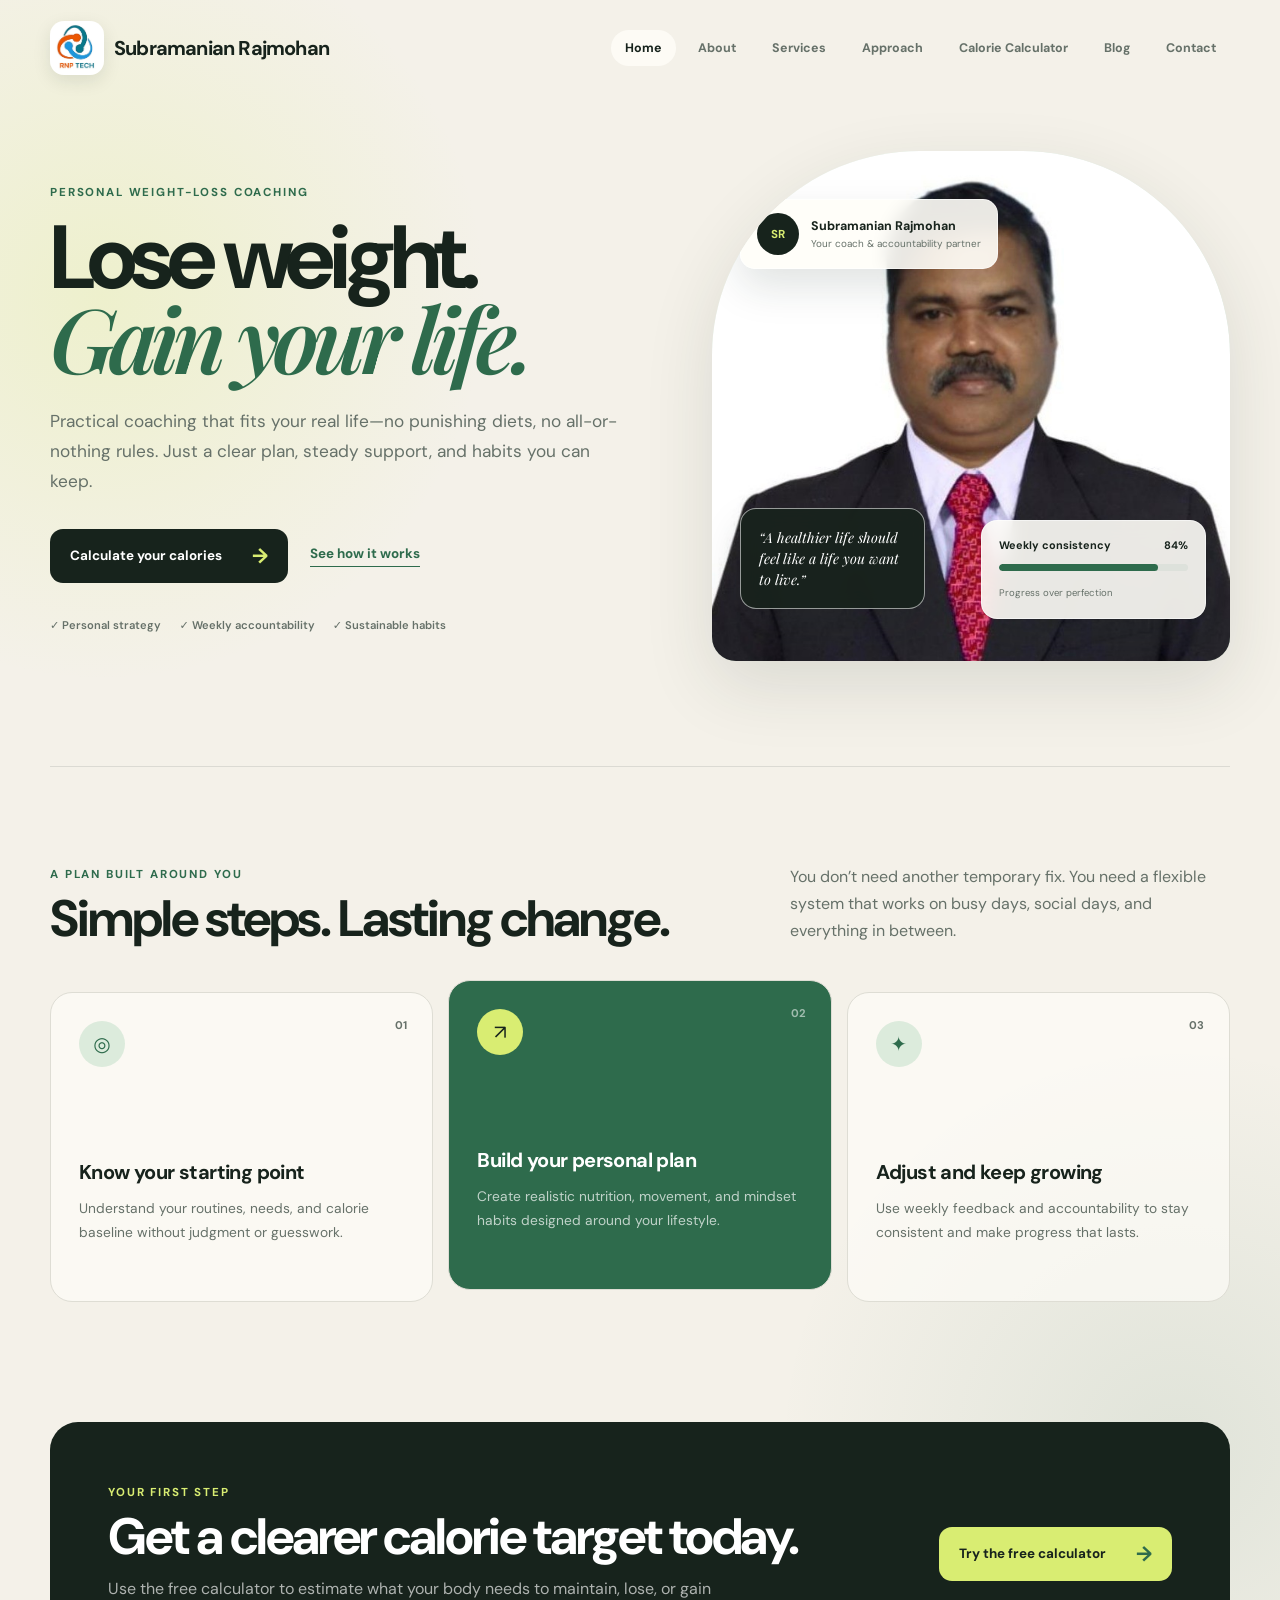
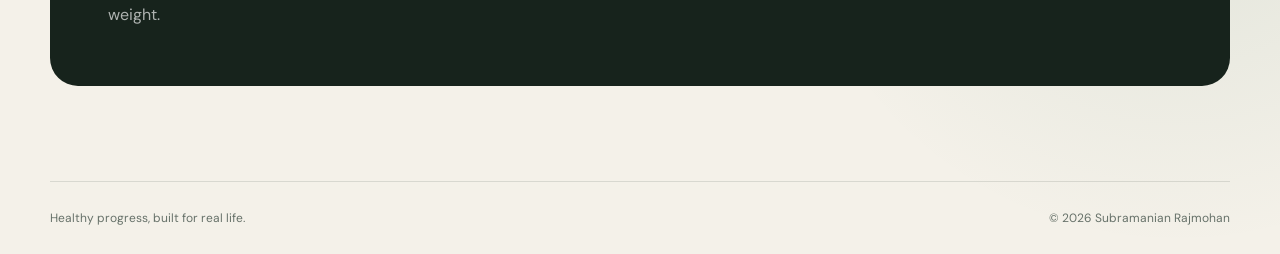
<file: index.html>
<!DOCTYPE html>
<html lang="en">
<head>
  <meta charset="UTF-8">
  <meta name="viewport" content="width=device-width, initial-scale=1.0">
  <meta name="description" content="Sustainable weight-loss coaching with Subramanian Rajmohan. Build healthier habits and create results that last.">
  <title>Subramanian Rajmohan | Weight-Loss Coach</title>
  <link rel="stylesheet" href="styles.css">
</head>
<body>
  <div class="page-shell">
    <header class="site-header">
      <a class="brand" href="index.html" aria-label="Subramanian Rajmohan home">
        <img class="company-logo" src="assets/rnp-tech-logo.jpg" alt="RNP TECH logo">
        <span>Subramanian Rajmohan</span>
      </a>
      <nav class="main-nav" aria-label="Main navigation">
        <a class="active" href="index.html" aria-current="page">Home</a>
        <a href="about.html">About</a>
        <a href="services.html">Services</a>
        <a href="#approach">Approach</a>
        <a href="calculator.html">Calorie Calculator</a>
        <a href="blog.html">Blog</a>
        <a href="contact.html">Contact</a>
      </nav>
    </header>

    <main>
      <section class="home-hero">
        <div class="hero-copy">
          <span class="eyebrow">PERSONAL WEIGHT-LOSS COACHING</span>
          <h1>Lose weight.<br><em>Gain your life.</em></h1>
          <p class="hero-lead">Practical coaching that fits your real life—no punishing diets, no all-or-nothing rules. Just a clear plan, steady support, and habits you can keep.</p>
          <div class="hero-actions">
            <a class="primary-link" href="calculator.html">Calculate your calories <span>→</span></a>
            <a class="secondary-link" href="#approach">See how it works</a>
          </div>
          <div class="trust-row" aria-label="Coaching benefits"><span>✓ Personal strategy</span><span>✓ Weekly accountability</span><span>✓ Sustainable habits</span></div>
        </div>

        <div class="hero-visual">
          <img class="coach-photo" src="assets/subramanian-rajmohan.jpeg" alt="Subramanian Rajmohan, weight-loss coach">
          <div class="visual-orbit orbit-one"></div><div class="visual-orbit orbit-two"></div>
          <div class="coach-card"><span class="coach-initials">SR</span><div><strong>Subramanian Rajmohan</strong><span>Your coach &amp; accountability partner</span></div></div>
          <div class="progress-card"><div class="progress-top"><span>Weekly consistency</span><strong>84%</strong></div><div class="progress-track"><span></span></div><small>Progress over perfection</small></div>
          <div class="hero-quote">“A healthier life should feel like a life you want to live.”</div>
        </div>
      </section>

      <section id="approach" class="approach-section">
        <div class="section-heading">
          <div><span class="eyebrow">A PLAN BUILT AROUND YOU</span><h2>Simple steps. Lasting change.</h2></div>
          <p>You don’t need another temporary fix. You need a flexible system that works on busy days, social days, and everything in between.</p>
        </div>
        <div class="approach-grid">
          <article class="approach-card"><span class="card-number">01</span><span class="approach-icon" aria-hidden="true">◎</span><h3>Know your starting point</h3><p>Understand your routines, needs, and calorie baseline without judgment or guesswork.</p></article>
          <article class="approach-card featured-approach"><span class="card-number">02</span><span class="approach-icon" aria-hidden="true">↗</span><h3>Build your personal plan</h3><p>Create realistic nutrition, movement, and mindset habits designed around your lifestyle.</p></article>
          <article class="approach-card"><span class="card-number">03</span><span class="approach-icon" aria-hidden="true">✦</span><h3>Adjust and keep growing</h3><p>Use weekly feedback and accountability to stay consistent and make progress that lasts.</p></article>
        </div>
      </section>

      <section class="coach-cta">
        <div><span class="eyebrow">YOUR FIRST STEP</span><h2>Get a clearer calorie target today.</h2><p>Use the free calculator to estimate what your body needs to maintain, lose, or gain weight.</p></div>
        <a class="primary-link light" href="calculator.html">Try the free calculator <span>→</span></a>
      </section>
    </main>

    <footer><span>Healthy progress, built for real life.</span><span>© 2026 Subramanian Rajmohan</span></footer>
  </div>
</body>
</html>
</file>
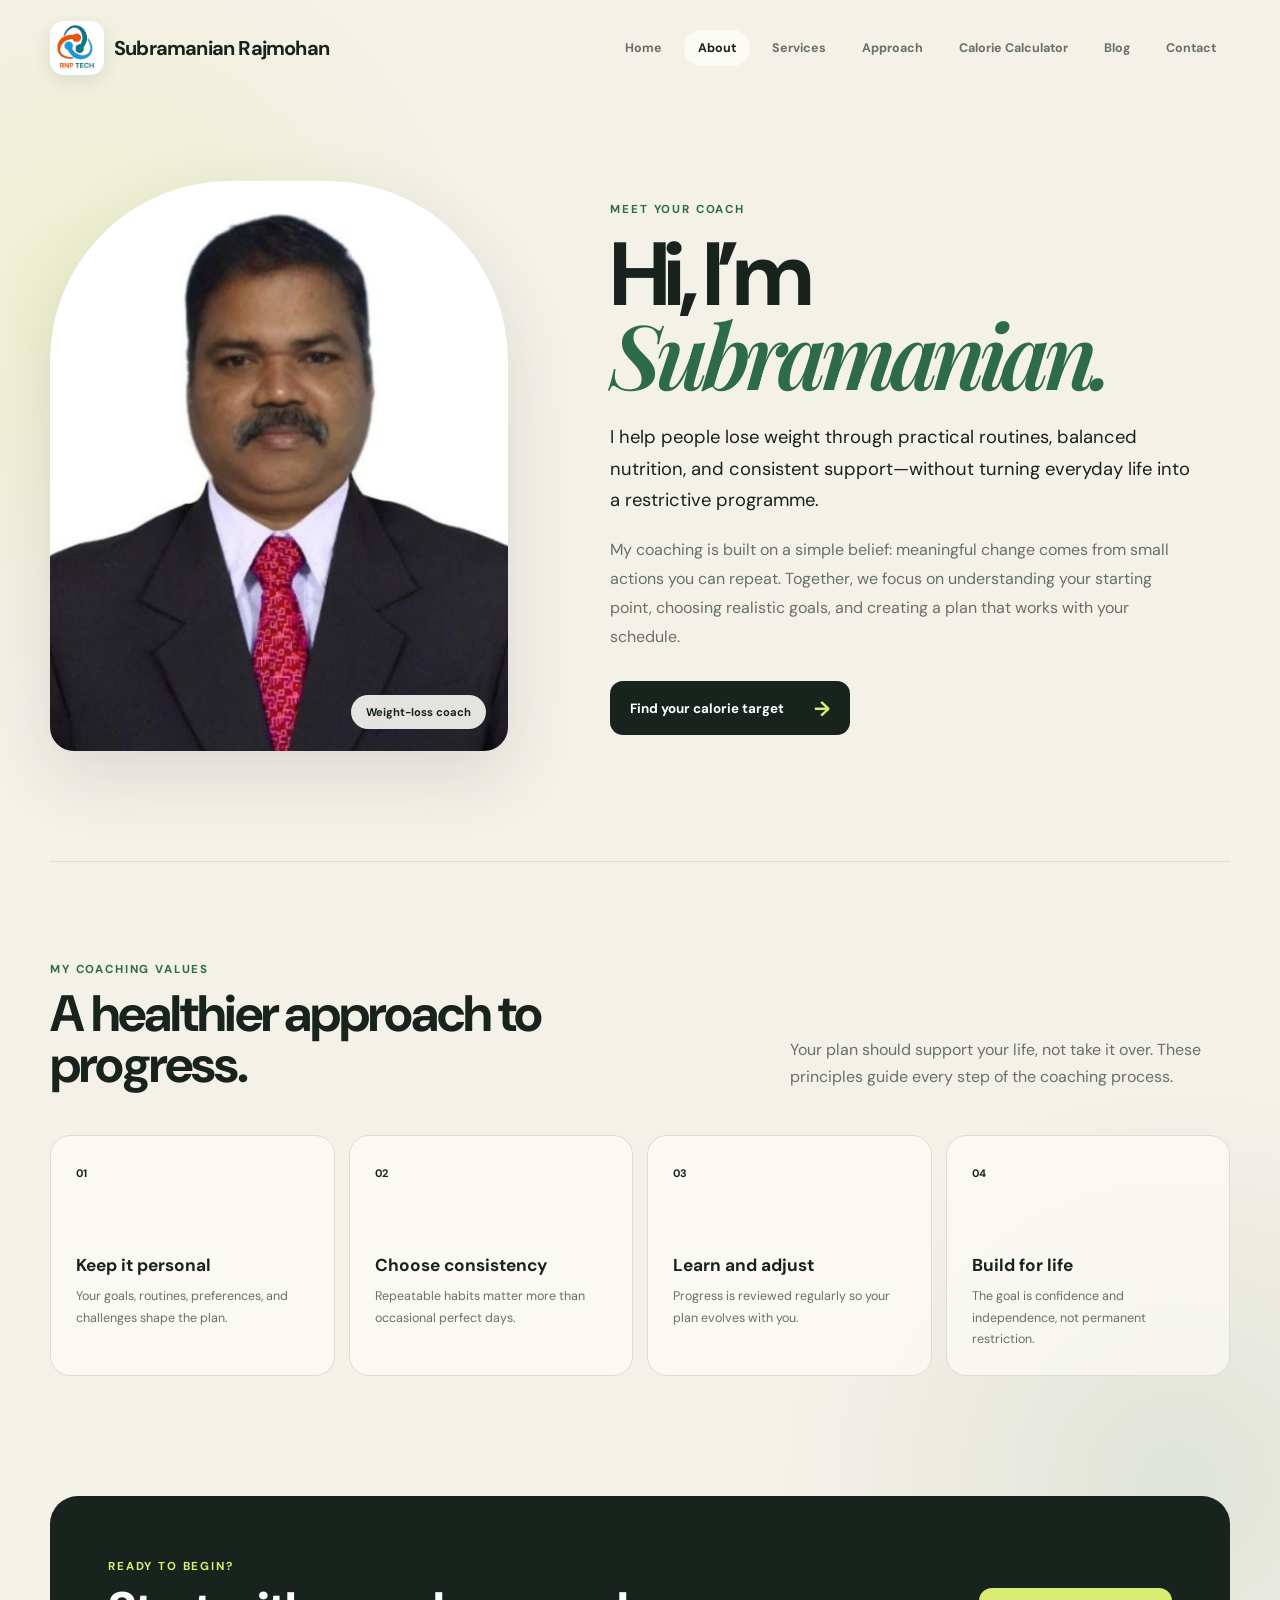
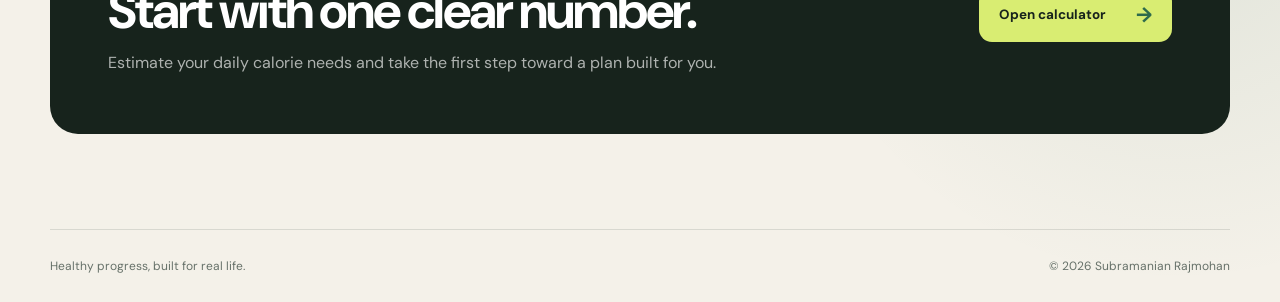
<file: about.html>
<!DOCTYPE html>
<html lang="en">
<head>
  <meta charset="UTF-8">
  <meta name="viewport" content="width=device-width, initial-scale=1.0">
  <meta name="description" content="Learn about Subramanian Rajmohan and his practical, sustainable approach to weight-loss coaching.">
  <title>About | Subramanian Rajmohan</title>
  <link rel="stylesheet" href="styles.css">
</head>
<body>
  <div class="page-shell">
    <header class="site-header">
      <a class="brand" href="index.html" aria-label="Subramanian Rajmohan home">
        <img class="company-logo" src="assets/rnp-tech-logo.jpg" alt="RNP TECH logo">
        <span>Subramanian Rajmohan</span>
      </a>
      <nav class="main-nav" aria-label="Main navigation">
        <a href="index.html">Home</a>
        <a class="active" href="about.html" aria-current="page">About</a>
        <a href="services.html">Services</a>
        <a href="index.html#approach">Approach</a>
        <a href="calculator.html">Calorie Calculator</a>
        <a href="blog.html">Blog</a>
        <a href="contact.html">Contact</a>
      </nav>
    </header>

    <main class="about-page">
      <section class="about-hero">
        <div class="about-portrait-wrap">
          <img class="about-portrait" src="assets/subramanian-rajmohan.jpeg" alt="Subramanian Rajmohan">
          <span class="about-photo-label">Weight-loss coach</span>
        </div>
        <div class="about-copy">
          <span class="eyebrow">MEET YOUR COACH</span>
          <h1>Hi, I’m<br><em>Subramanian.</em></h1>
          <p class="about-lead">I help people lose weight through practical routines, balanced nutrition, and consistent support—without turning everyday life into a restrictive programme.</p>
          <p>My coaching is built on a simple belief: meaningful change comes from small actions you can repeat. Together, we focus on understanding your starting point, choosing realistic goals, and creating a plan that works with your schedule.</p>
          <a class="primary-link" href="calculator.html">Find your calorie target <span>→</span></a>
        </div>
      </section>

      <section class="about-values">
        <div class="section-heading">
          <div><span class="eyebrow">MY COACHING VALUES</span><h2>A healthier approach to progress.</h2></div>
          <p>Your plan should support your life, not take it over. These principles guide every step of the coaching process.</p>
        </div>
        <div class="value-grid">
          <article><span>01</span><h3>Keep it personal</h3><p>Your goals, routines, preferences, and challenges shape the plan.</p></article>
          <article><span>02</span><h3>Choose consistency</h3><p>Repeatable habits matter more than occasional perfect days.</p></article>
          <article><span>03</span><h3>Learn and adjust</h3><p>Progress is reviewed regularly so your plan evolves with you.</p></article>
          <article><span>04</span><h3>Build for life</h3><p>The goal is confidence and independence, not permanent restriction.</p></article>
        </div>
      </section>

      <section class="coach-cta">
        <div><span class="eyebrow">READY TO BEGIN?</span><h2>Start with one clear number.</h2><p>Estimate your daily calorie needs and take the first step toward a plan built for you.</p></div>
        <a class="primary-link light" href="calculator.html">Open calculator <span>→</span></a>
      </section>
    </main>

    <footer><span>Healthy progress, built for real life.</span><span>© 2026 Subramanian Rajmohan</span></footer>
  </div>
</body>
</html>
</file>
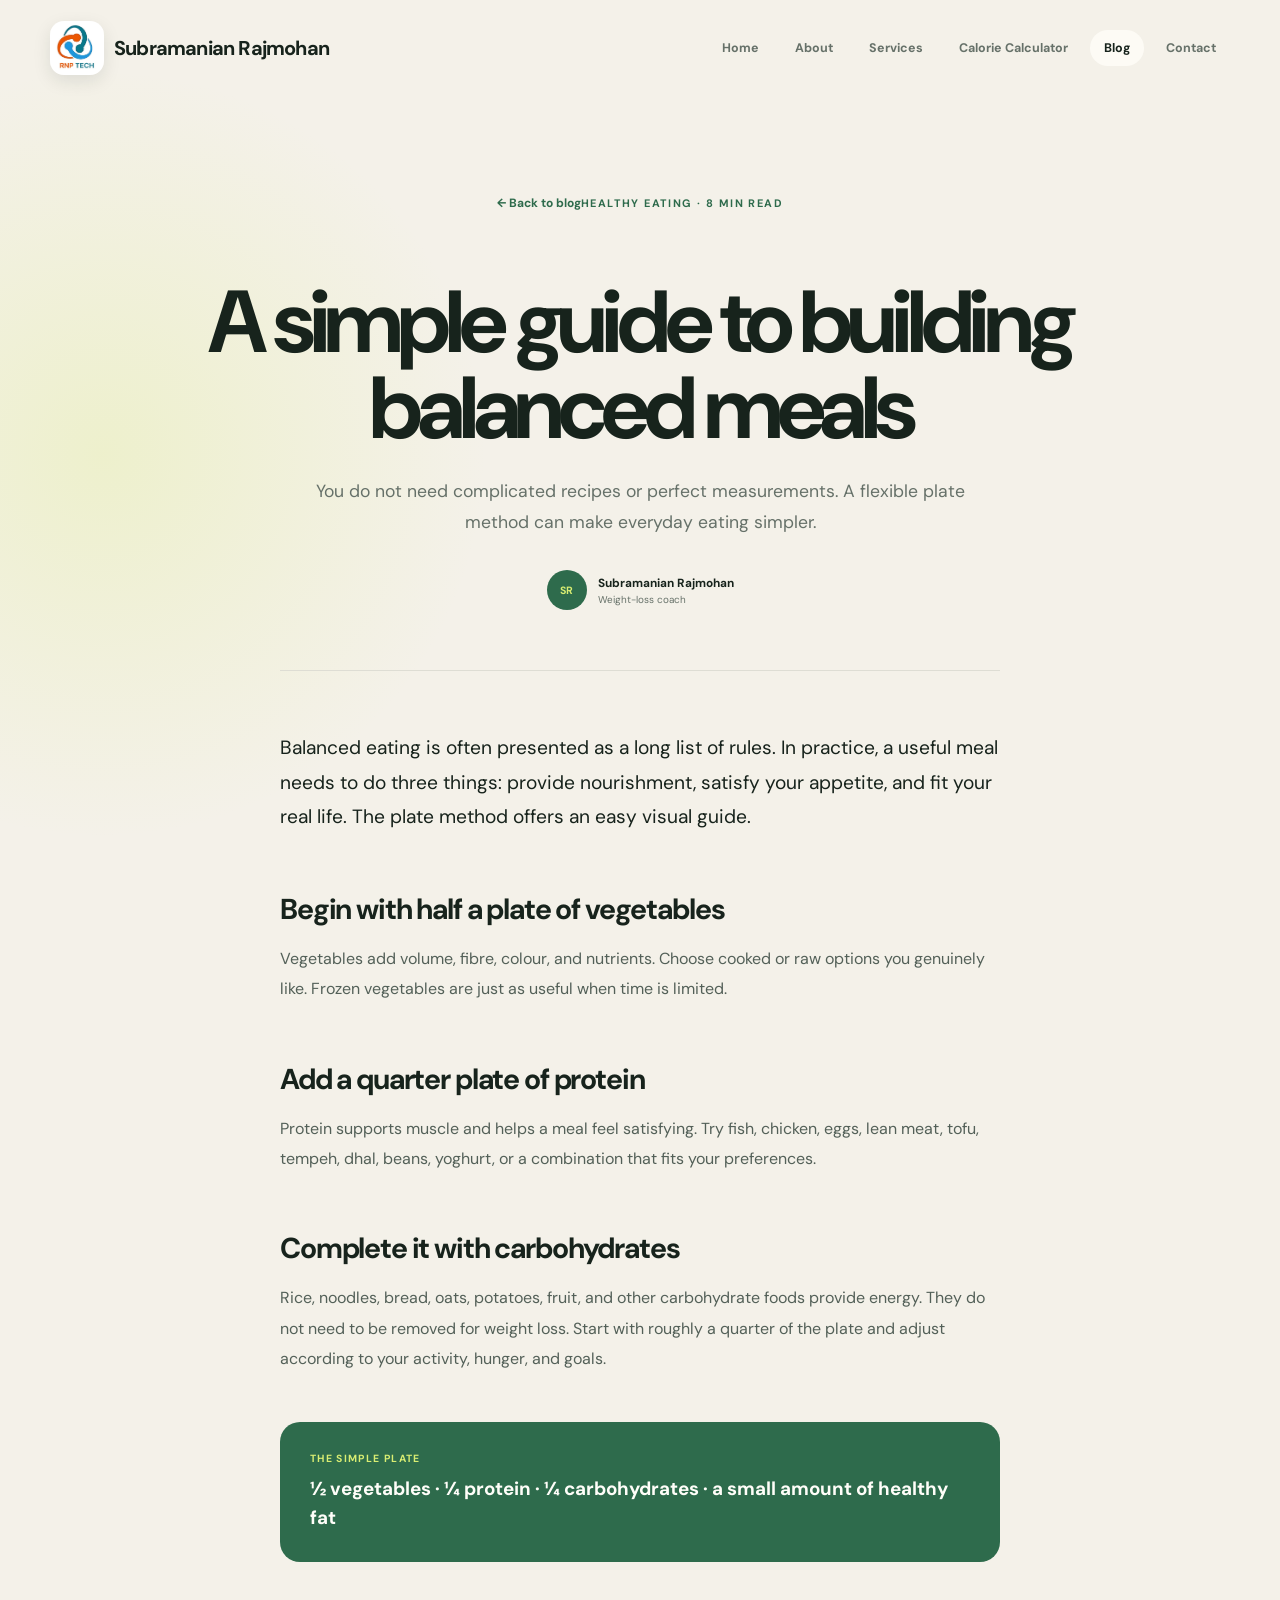
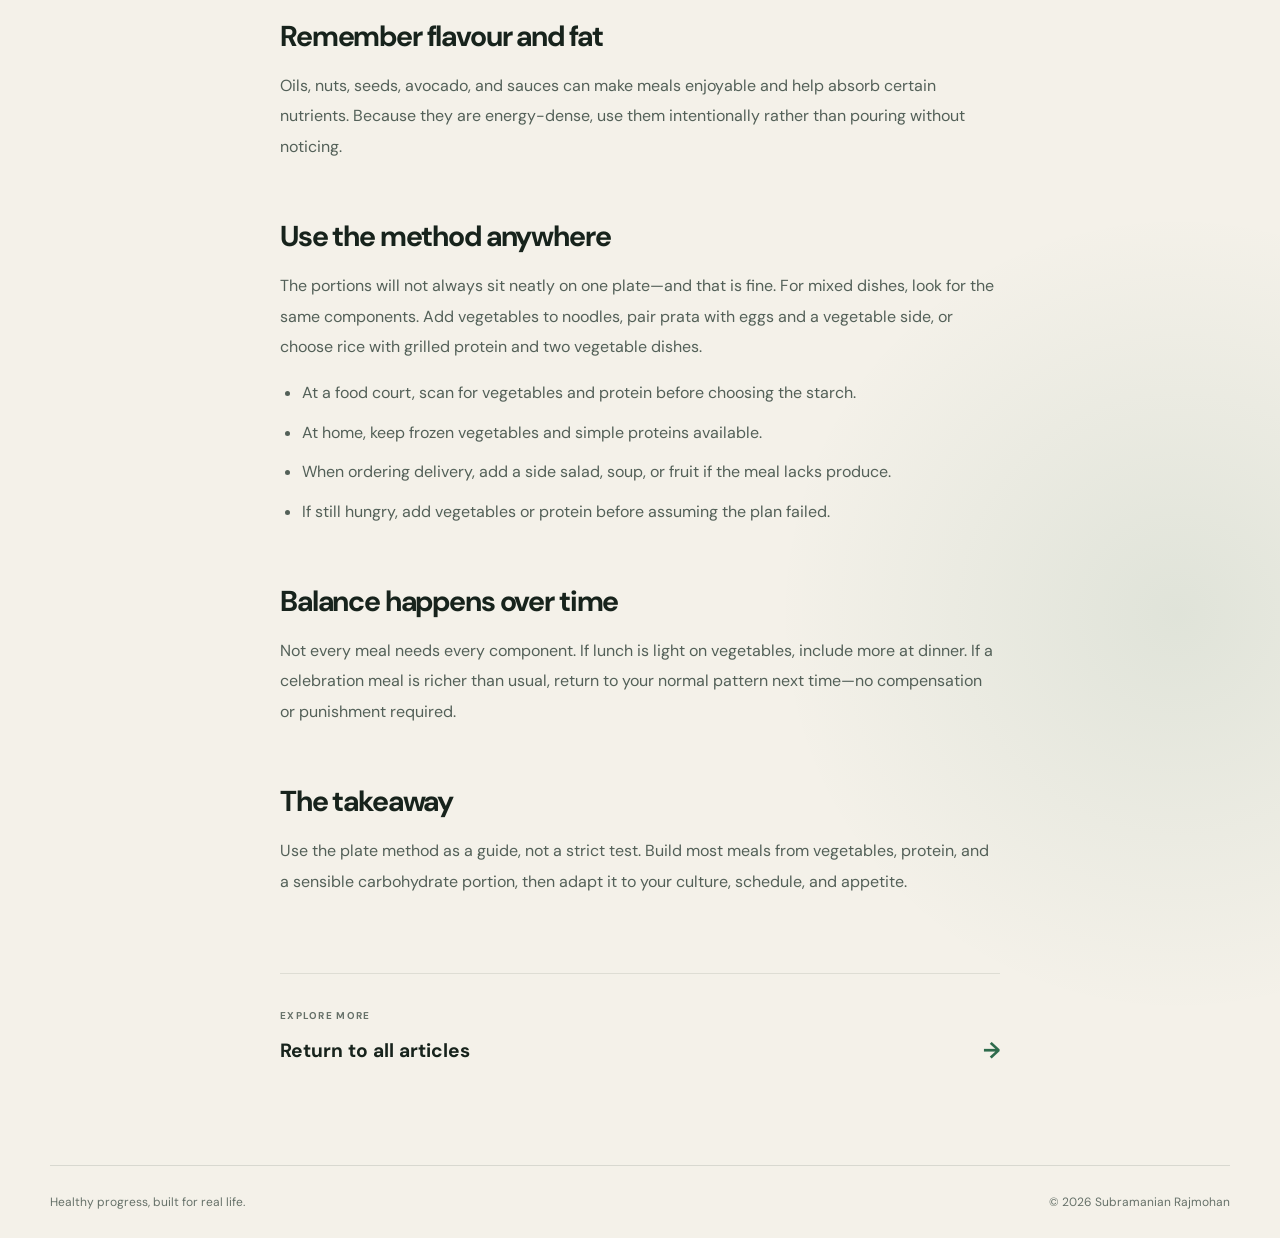
<file: blog-balanced-meals.html>
<!DOCTYPE html>
<html lang="en"><head><meta charset="UTF-8"><meta name="viewport" content="width=device-width, initial-scale=1.0"><meta name="description" content="A simple plate-based guide to building balanced, satisfying meals."><title>A Simple Guide to Building Balanced Meals</title><link rel="stylesheet" href="styles.css"></head>
<body><div class="page-shell">
  <header class="site-header"><a class="brand" href="index.html"><img class="company-logo" src="assets/rnp-tech-logo.jpg" alt="RNP TECH logo"><span>Subramanian Rajmohan</span></a><nav class="main-nav" aria-label="Main navigation"><a href="index.html">Home</a><a href="about.html">About</a><a href="services.html">Services</a><a href="calculator.html">Calorie Calculator</a><a class="active" href="blog.html">Blog</a><a href="contact.html">Contact</a></nav></header>
  <main class="article-page"><article>
    <header class="article-header"><a class="back-link" href="blog.html">← Back to blog</a><span class="post-category">HEALTHY EATING · 8 MIN READ</span><h1>A simple guide to building balanced meals</h1><p class="article-deck">You do not need complicated recipes or perfect measurements. A flexible plate method can make everyday eating simpler.</p><div class="article-meta"><span class="mini-avatar">SR</span><span><strong>Subramanian Rajmohan</strong><small>Weight-loss coach</small></span></div></header>
    <div class="article-body">
      <p class="article-intro">Balanced eating is often presented as a long list of rules. In practice, a useful meal needs to do three things: provide nourishment, satisfy your appetite, and fit your real life. The plate method offers an easy visual guide.</p>
      <h2>Begin with half a plate of vegetables</h2><p>Vegetables add volume, fibre, colour, and nutrients. Choose cooked or raw options you genuinely like. Frozen vegetables are just as useful when time is limited.</p>
      <h2>Add a quarter plate of protein</h2><p>Protein supports muscle and helps a meal feel satisfying. Try fish, chicken, eggs, lean meat, tofu, tempeh, dhal, beans, yoghurt, or a combination that fits your preferences.</p>
      <h2>Complete it with carbohydrates</h2><p>Rice, noodles, bread, oats, potatoes, fruit, and other carbohydrate foods provide energy. They do not need to be removed for weight loss. Start with roughly a quarter of the plate and adjust according to your activity, hunger, and goals.</p>
      <aside class="article-callout"><span>THE SIMPLE PLATE</span><strong>½ vegetables · ¼ protein · ¼ carbohydrates · a small amount of healthy fat</strong></aside>
      <h2>Remember flavour and fat</h2><p>Oils, nuts, seeds, avocado, and sauces can make meals enjoyable and help absorb certain nutrients. Because they are energy-dense, use them intentionally rather than pouring without noticing.</p>
      <h2>Use the method anywhere</h2><p>The portions will not always sit neatly on one plate—and that is fine. For mixed dishes, look for the same components. Add vegetables to noodles, pair prata with eggs and a vegetable side, or choose rice with grilled protein and two vegetable dishes.</p><ul><li>At a food court, scan for vegetables and protein before choosing the starch.</li><li>At home, keep frozen vegetables and simple proteins available.</li><li>When ordering delivery, add a side salad, soup, or fruit if the meal lacks produce.</li><li>If still hungry, add vegetables or protein before assuming the plan failed.</li></ul>
      <h2>Balance happens over time</h2><p>Not every meal needs every component. If lunch is light on vegetables, include more at dinner. If a celebration meal is richer than usual, return to your normal pattern next time—no compensation or punishment required.</p>
      <h2>The takeaway</h2><p>Use the plate method as a guide, not a strict test. Build most meals from vegetables, protein, and a sensible carbohydrate portion, then adapt it to your culture, schedule, and appetite.</p>
    </div>
  </article><nav class="article-next" aria-label="More articles"><span>EXPLORE MORE</span><a href="blog.html"><strong>Return to all articles</strong><b>→</b></a></nav></main>
  <footer><span>Healthy progress, built for real life.</span><span>© 2026 Subramanian Rajmohan</span></footer>
</div></body></html>
</file>
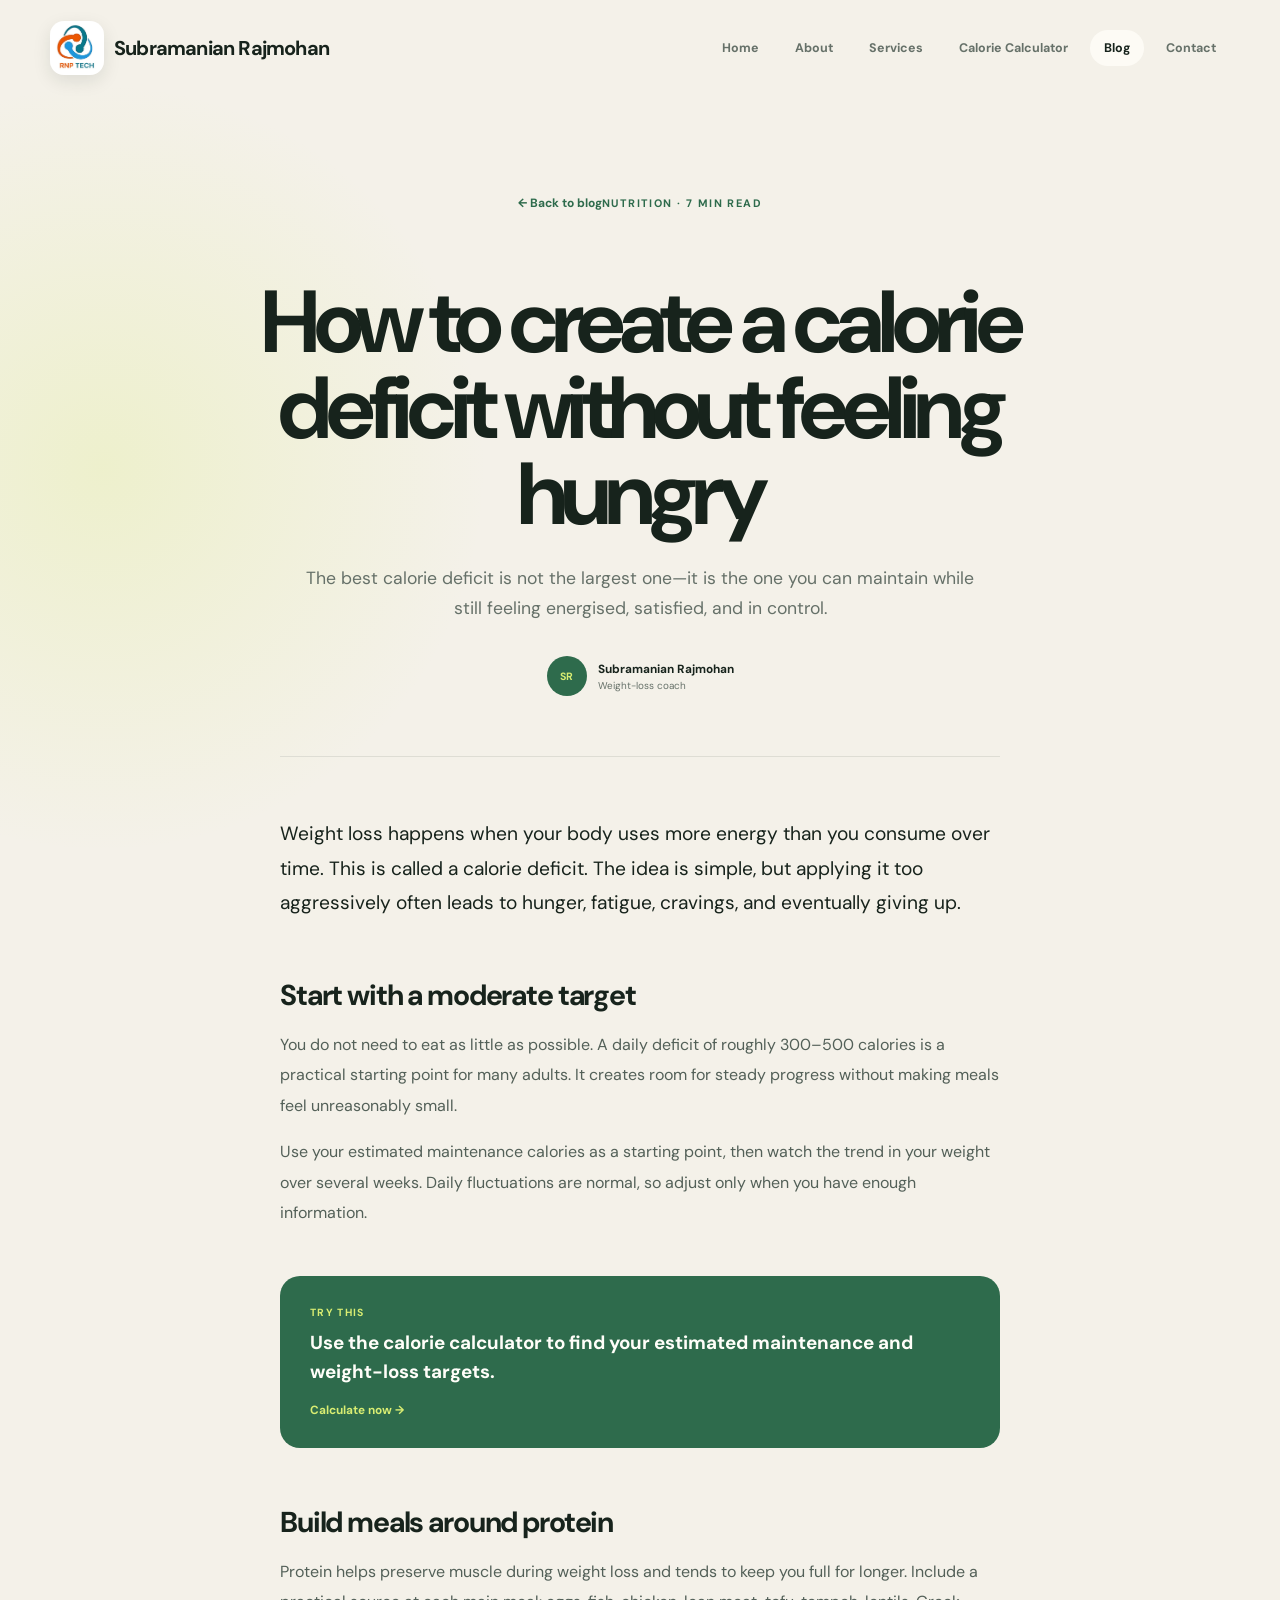
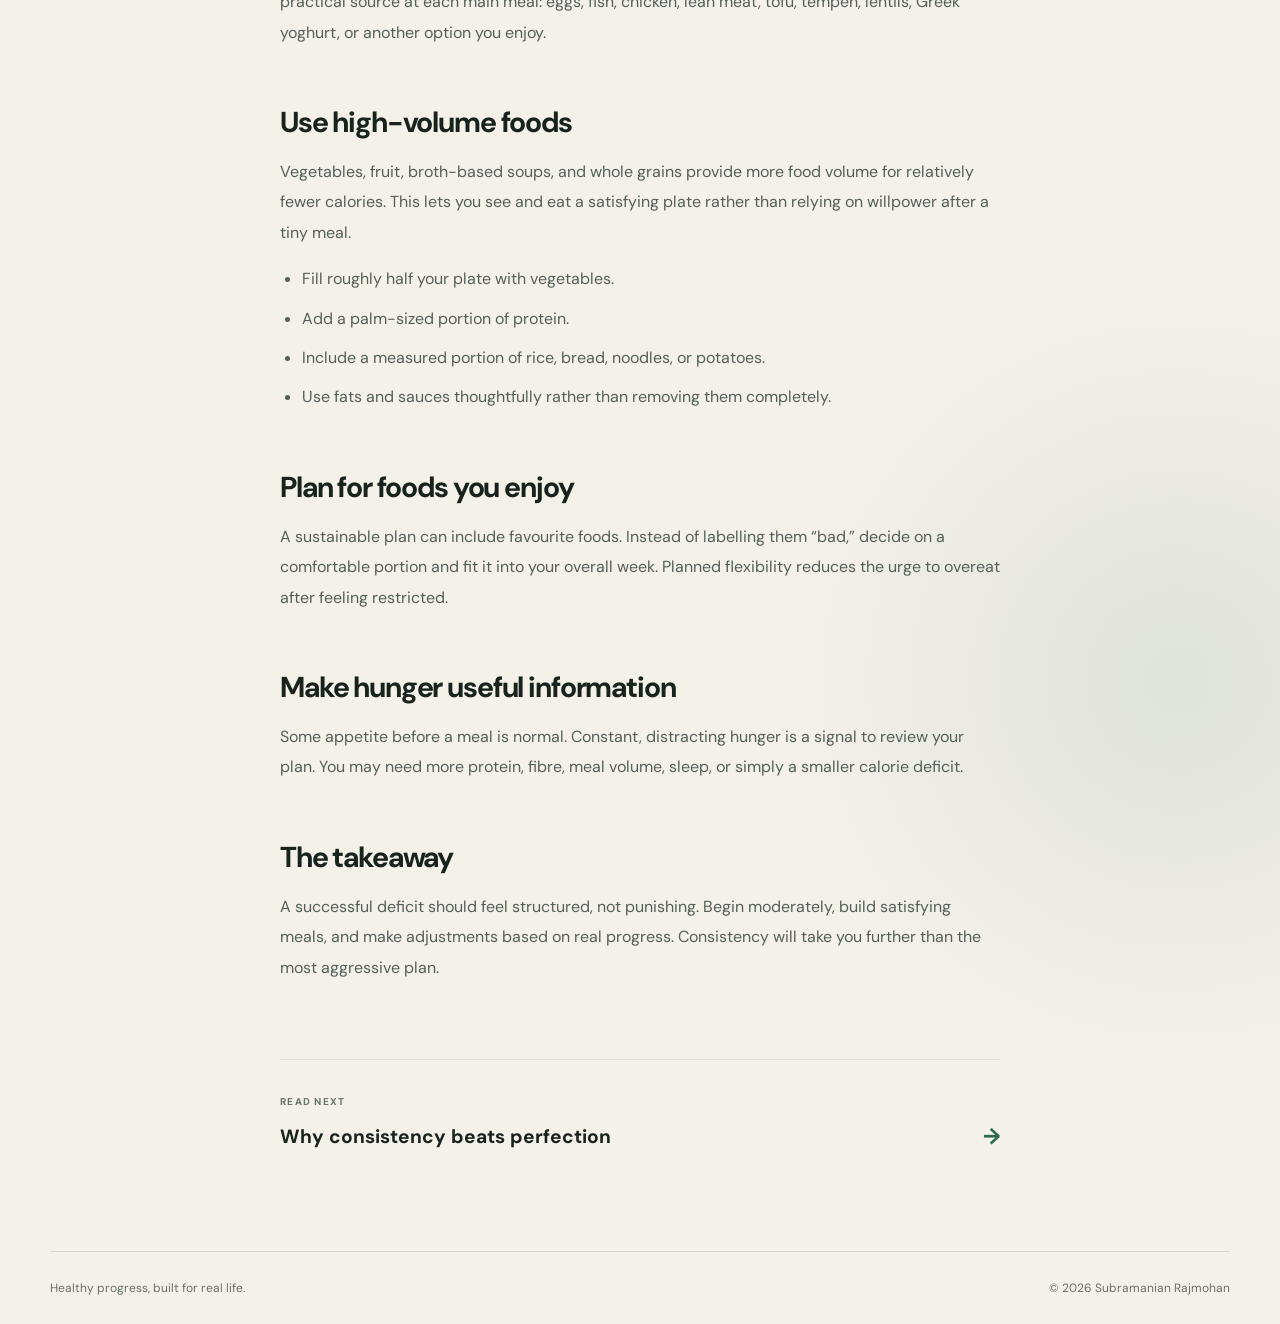
<file: blog-calorie-deficit.html>
<!DOCTYPE html>
<html lang="en"><head><meta charset="UTF-8"><meta name="viewport" content="width=device-width, initial-scale=1.0"><meta name="description" content="Learn how to create a sensible calorie deficit without constant hunger."><title>How to Create a Calorie Deficit Without Feeling Hungry</title><link rel="stylesheet" href="styles.css"></head>
<body><div class="page-shell">
  <header class="site-header"><a class="brand" href="index.html"><img class="company-logo" src="assets/rnp-tech-logo.jpg" alt="RNP TECH logo"><span>Subramanian Rajmohan</span></a><nav class="main-nav" aria-label="Main navigation"><a href="index.html">Home</a><a href="about.html">About</a><a href="services.html">Services</a><a href="calculator.html">Calorie Calculator</a><a class="active" href="blog.html">Blog</a><a href="contact.html">Contact</a></nav></header>
  <main class="article-page">
    <article>
      <header class="article-header"><a class="back-link" href="blog.html">← Back to blog</a><span class="post-category">NUTRITION · 7 MIN READ</span><h1>How to create a calorie deficit without feeling hungry</h1><p class="article-deck">The best calorie deficit is not the largest one—it is the one you can maintain while still feeling energised, satisfied, and in control.</p><div class="article-meta"><span class="mini-avatar">SR</span><span><strong>Subramanian Rajmohan</strong><small>Weight-loss coach</small></span></div></header>
      <div class="article-body">
        <p class="article-intro">Weight loss happens when your body uses more energy than you consume over time. This is called a calorie deficit. The idea is simple, but applying it too aggressively often leads to hunger, fatigue, cravings, and eventually giving up.</p>
        <h2>Start with a moderate target</h2><p>You do not need to eat as little as possible. A daily deficit of roughly 300–500 calories is a practical starting point for many adults. It creates room for steady progress without making meals feel unreasonably small.</p><p>Use your estimated maintenance calories as a starting point, then watch the trend in your weight over several weeks. Daily fluctuations are normal, so adjust only when you have enough information.</p>
        <aside class="article-callout"><span>TRY THIS</span><strong>Use the calorie calculator to find your estimated maintenance and weight-loss targets.</strong><a href="calculator.html">Calculate now →</a></aside>
        <h2>Build meals around protein</h2><p>Protein helps preserve muscle during weight loss and tends to keep you full for longer. Include a practical source at each main meal: eggs, fish, chicken, lean meat, tofu, tempeh, lentils, Greek yoghurt, or another option you enjoy.</p>
        <h2>Use high-volume foods</h2><p>Vegetables, fruit, broth-based soups, and whole grains provide more food volume for relatively fewer calories. This lets you see and eat a satisfying plate rather than relying on willpower after a tiny meal.</p><ul><li>Fill roughly half your plate with vegetables.</li><li>Add a palm-sized portion of protein.</li><li>Include a measured portion of rice, bread, noodles, or potatoes.</li><li>Use fats and sauces thoughtfully rather than removing them completely.</li></ul>
        <h2>Plan for foods you enjoy</h2><p>A sustainable plan can include favourite foods. Instead of labelling them “bad,” decide on a comfortable portion and fit it into your overall week. Planned flexibility reduces the urge to overeat after feeling restricted.</p>
        <h2>Make hunger useful information</h2><p>Some appetite before a meal is normal. Constant, distracting hunger is a signal to review your plan. You may need more protein, fibre, meal volume, sleep, or simply a smaller calorie deficit.</p>
        <h2>The takeaway</h2><p>A successful deficit should feel structured, not punishing. Begin moderately, build satisfying meals, and make adjustments based on real progress. Consistency will take you further than the most aggressive plan.</p>
      </div>
    </article>
    <nav class="article-next" aria-label="More articles"><span>READ NEXT</span><a href="blog-consistency.html"><strong>Why consistency beats perfection</strong><b>→</b></a></nav>
  </main><footer><span>Healthy progress, built for real life.</span><span>© 2026 Subramanian Rajmohan</span></footer>
</div></body></html>
</file>
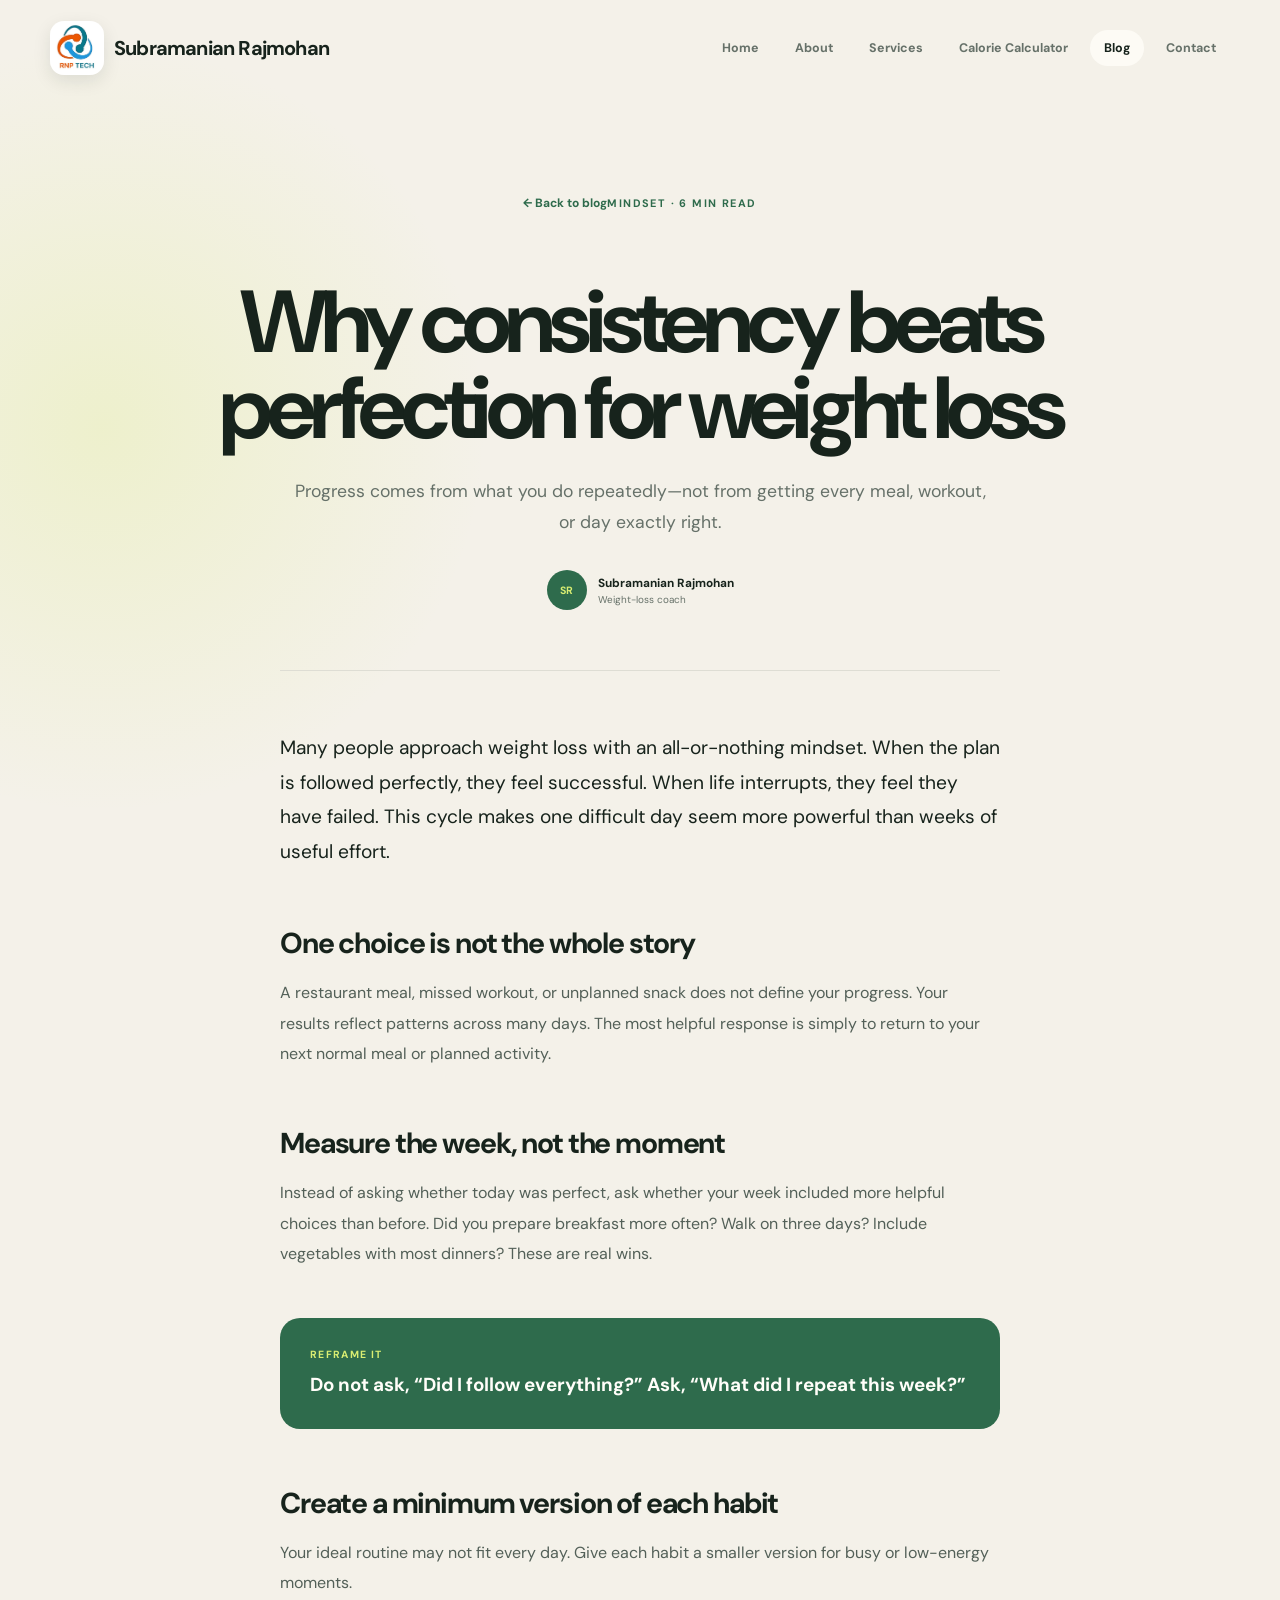
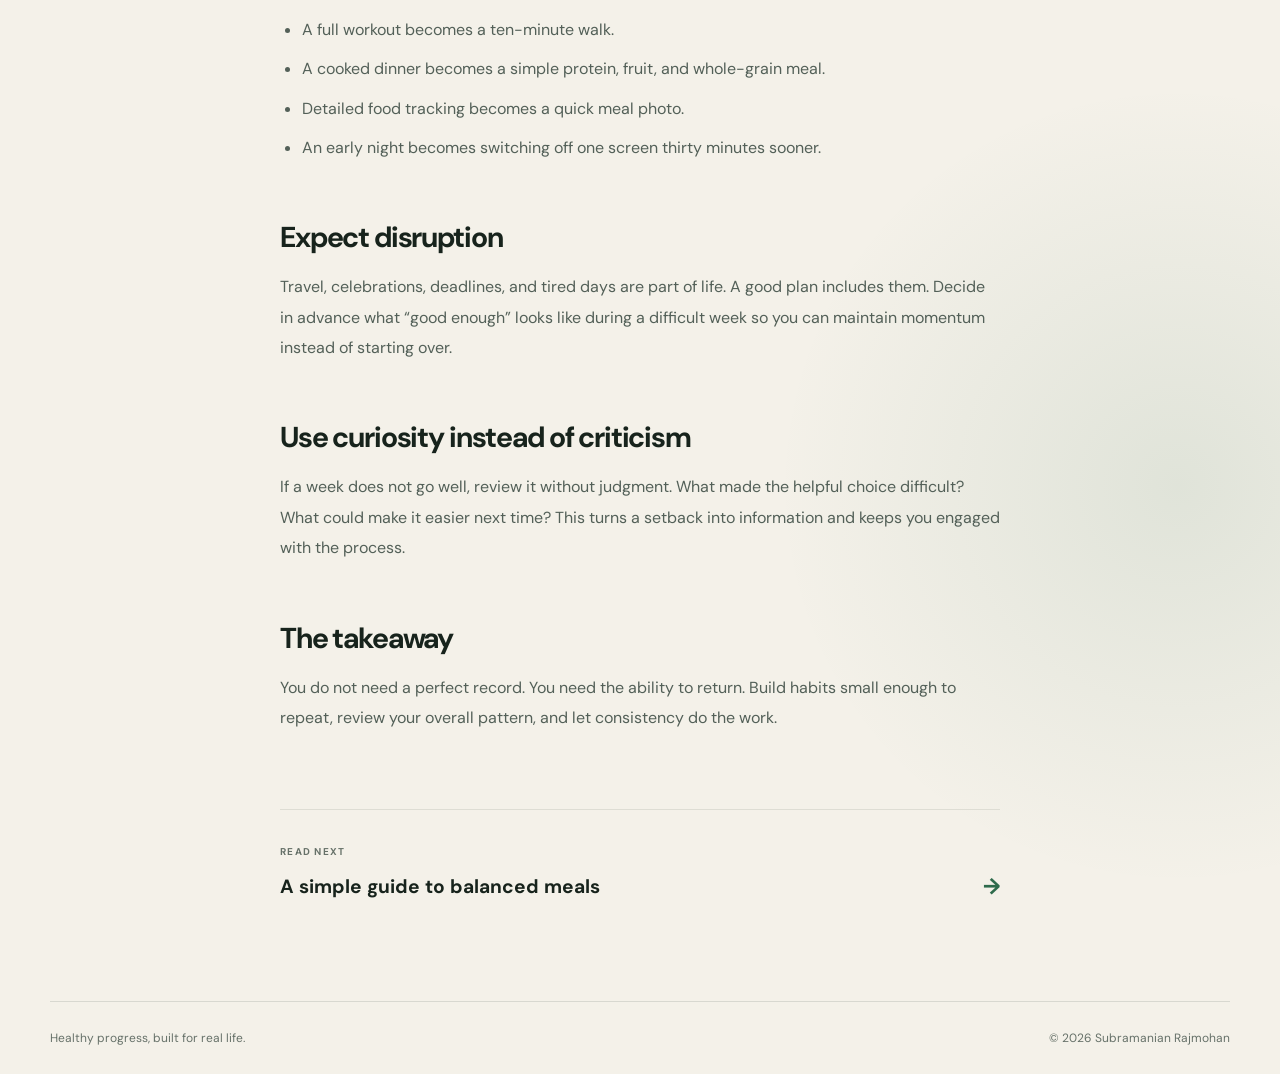
<file: blog-consistency.html>
<!DOCTYPE html>
<html lang="en"><head><meta charset="UTF-8"><meta name="viewport" content="width=device-width, initial-scale=1.0"><meta name="description" content="Learn why consistency matters more than perfection for sustainable weight loss."><title>Why Consistency Beats Perfection for Weight Loss</title><link rel="stylesheet" href="styles.css"></head>
<body><div class="page-shell">
  <header class="site-header"><a class="brand" href="index.html"><img class="company-logo" src="assets/rnp-tech-logo.jpg" alt="RNP TECH logo"><span>Subramanian Rajmohan</span></a><nav class="main-nav" aria-label="Main navigation"><a href="index.html">Home</a><a href="about.html">About</a><a href="services.html">Services</a><a href="calculator.html">Calorie Calculator</a><a class="active" href="blog.html">Blog</a><a href="contact.html">Contact</a></nav></header>
  <main class="article-page"><article>
    <header class="article-header"><a class="back-link" href="blog.html">← Back to blog</a><span class="post-category">MINDSET · 6 MIN READ</span><h1>Why consistency beats perfection for weight loss</h1><p class="article-deck">Progress comes from what you do repeatedly—not from getting every meal, workout, or day exactly right.</p><div class="article-meta"><span class="mini-avatar">SR</span><span><strong>Subramanian Rajmohan</strong><small>Weight-loss coach</small></span></div></header>
    <div class="article-body">
      <p class="article-intro">Many people approach weight loss with an all-or-nothing mindset. When the plan is followed perfectly, they feel successful. When life interrupts, they feel they have failed. This cycle makes one difficult day seem more powerful than weeks of useful effort.</p>
      <h2>One choice is not the whole story</h2><p>A restaurant meal, missed workout, or unplanned snack does not define your progress. Your results reflect patterns across many days. The most helpful response is simply to return to your next normal meal or planned activity.</p>
      <h2>Measure the week, not the moment</h2><p>Instead of asking whether today was perfect, ask whether your week included more helpful choices than before. Did you prepare breakfast more often? Walk on three days? Include vegetables with most dinners? These are real wins.</p>
      <aside class="article-callout"><span>REFRAME IT</span><strong>Do not ask, “Did I follow everything?” Ask, “What did I repeat this week?”</strong></aside>
      <h2>Create a minimum version of each habit</h2><p>Your ideal routine may not fit every day. Give each habit a smaller version for busy or low-energy moments.</p><ul><li>A full workout becomes a ten-minute walk.</li><li>A cooked dinner becomes a simple protein, fruit, and whole-grain meal.</li><li>Detailed food tracking becomes a quick meal photo.</li><li>An early night becomes switching off one screen thirty minutes sooner.</li></ul>
      <h2>Expect disruption</h2><p>Travel, celebrations, deadlines, and tired days are part of life. A good plan includes them. Decide in advance what “good enough” looks like during a difficult week so you can maintain momentum instead of starting over.</p>
      <h2>Use curiosity instead of criticism</h2><p>If a week does not go well, review it without judgment. What made the helpful choice difficult? What could make it easier next time? This turns a setback into information and keeps you engaged with the process.</p>
      <h2>The takeaway</h2><p>You do not need a perfect record. You need the ability to return. Build habits small enough to repeat, review your overall pattern, and let consistency do the work.</p>
    </div>
  </article><nav class="article-next" aria-label="More articles"><span>READ NEXT</span><a href="blog-balanced-meals.html"><strong>A simple guide to balanced meals</strong><b>→</b></a></nav></main>
  <footer><span>Healthy progress, built for real life.</span><span>© 2026 Subramanian Rajmohan</span></footer>
</div></body></html>
</file>
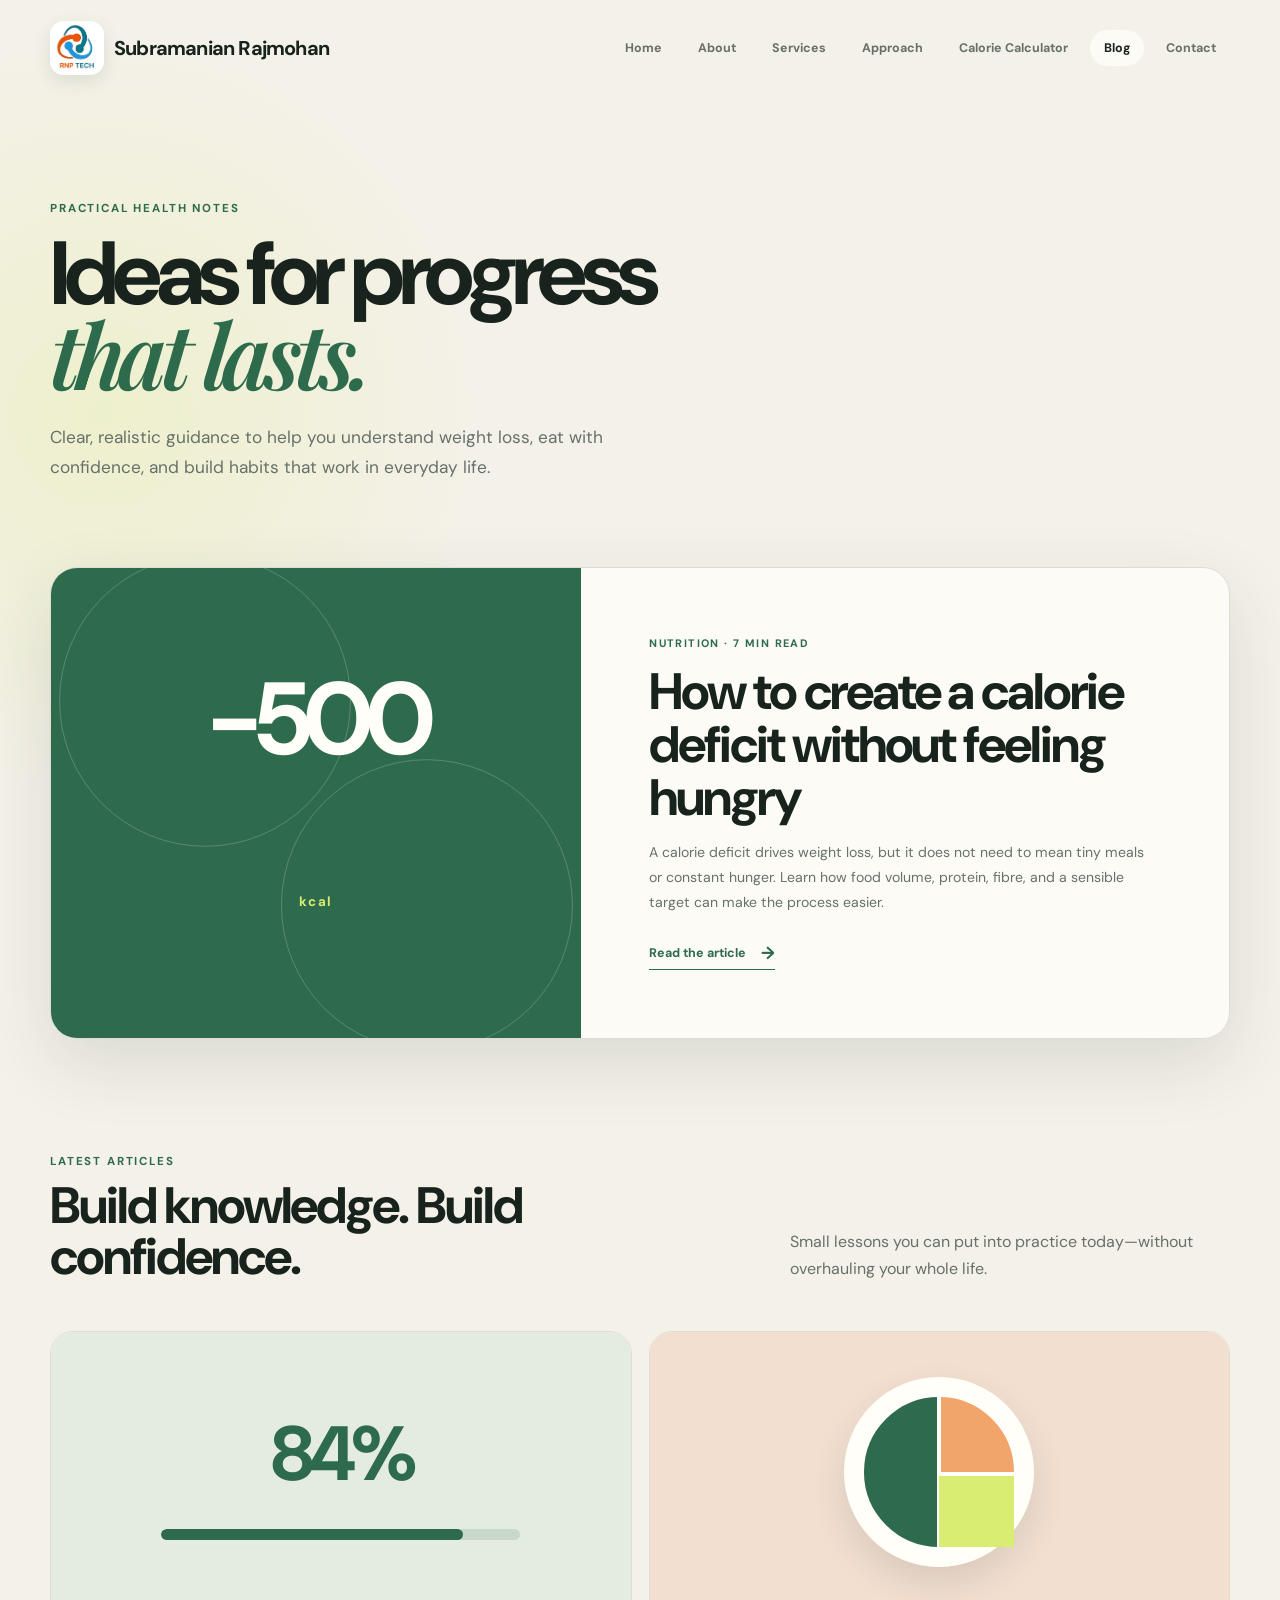
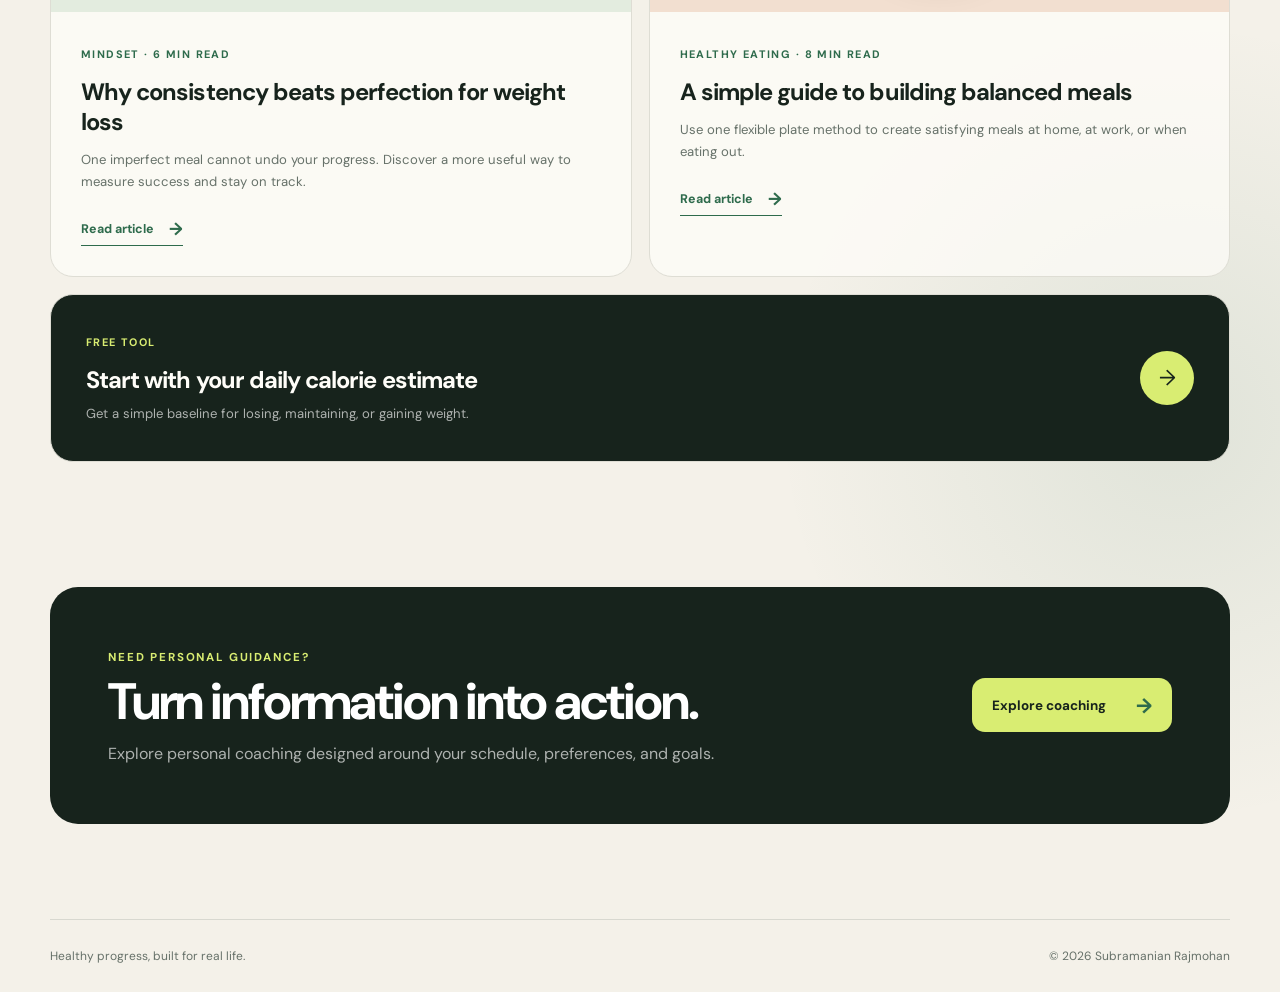
<file: blog.html>
<!DOCTYPE html>
<html lang="en">
<head>
  <meta charset="UTF-8"><meta name="viewport" content="width=device-width, initial-scale=1.0">
  <meta name="description" content="Practical articles about sustainable weight loss, balanced nutrition, and building consistent healthy habits.">
  <title>Blog | Subramanian Rajmohan</title><link rel="stylesheet" href="styles.css">
</head>
<body>
  <div class="page-shell">
    <header class="site-header">
      <a class="brand" href="index.html" aria-label="Subramanian Rajmohan home"><img class="company-logo" src="assets/rnp-tech-logo.jpg" alt="RNP TECH logo"><span>Subramanian Rajmohan</span></a>
      <nav class="main-nav" aria-label="Main navigation"><a href="index.html">Home</a><a href="about.html">About</a><a href="services.html">Services</a><a href="index.html#approach">Approach</a><a href="calculator.html">Calorie Calculator</a><a class="active" href="blog.html" aria-current="page">Blog</a><a href="contact.html">Contact</a></nav>
    </header>

    <main class="blog-page">
      <section class="blog-hero">
        <span class="eyebrow">PRACTICAL HEALTH NOTES</span>
        <h1>Ideas for progress<br><em>that lasts.</em></h1>
        <p>Clear, realistic guidance to help you understand weight loss, eat with confidence, and build habits that work in everyday life.</p>
      </section>

      <section class="featured-post">
        <div class="post-art art-calories"><span>−500</span><small>kcal</small></div>
        <div class="featured-post-copy">
          <span class="post-category">NUTRITION · 7 MIN READ</span>
          <h2>How to create a calorie deficit without feeling hungry</h2>
          <p>A calorie deficit drives weight loss, but it does not need to mean tiny meals or constant hunger. Learn how food volume, protein, fibre, and a sensible target can make the process easier.</p>
          <a class="article-link" href="blog-calorie-deficit.html">Read the article <span>→</span></a>
        </div>
      </section>

      <section class="post-section">
        <div class="section-heading"><div><span class="eyebrow">LATEST ARTICLES</span><h2>Build knowledge. Build confidence.</h2></div><p>Small lessons you can put into practice today—without overhauling your whole life.</p></div>
        <div class="post-grid">
          <article class="post-card">
            <div class="post-art art-habits"><span>84%</span><div><i></i></div></div>
            <div class="post-card-body"><span class="post-category">MINDSET · 6 MIN READ</span><h3>Why consistency beats perfection for weight loss</h3><p>One imperfect meal cannot undo your progress. Discover a more useful way to measure success and stay on track.</p><a class="article-link" href="blog-consistency.html">Read article <span>→</span></a></div>
          </article>
          <article class="post-card">
            <div class="post-art art-plate"><span class="plate-shape"><i></i><b></b></span></div>
            <div class="post-card-body"><span class="post-category">HEALTHY EATING · 8 MIN READ</span><h3>A simple guide to building balanced meals</h3><p>Use one flexible plate method to create satisfying meals at home, at work, or when eating out.</p><a class="article-link" href="blog-balanced-meals.html">Read article <span>→</span></a></div>
          </article>
          <article class="post-card compact-feature">
            <div><span class="post-category">FREE TOOL</span><h3>Start with your daily calorie estimate</h3><p>Get a simple baseline for losing, maintaining, or gaining weight.</p></div><a class="round-link" href="calculator.html" aria-label="Open calorie calculator">→</a>
          </article>
        </div>
      </section>

      <section class="coach-cta"><div><span class="eyebrow">NEED PERSONAL GUIDANCE?</span><h2>Turn information into action.</h2><p>Explore personal coaching designed around your schedule, preferences, and goals.</p></div><a class="primary-link light" href="services.html">Explore coaching <span>→</span></a></section>
    </main>
    <footer><span>Healthy progress, built for real life.</span><span>© 2026 Subramanian Rajmohan</span></footer>
  </div>
</body>
</html>
</file>
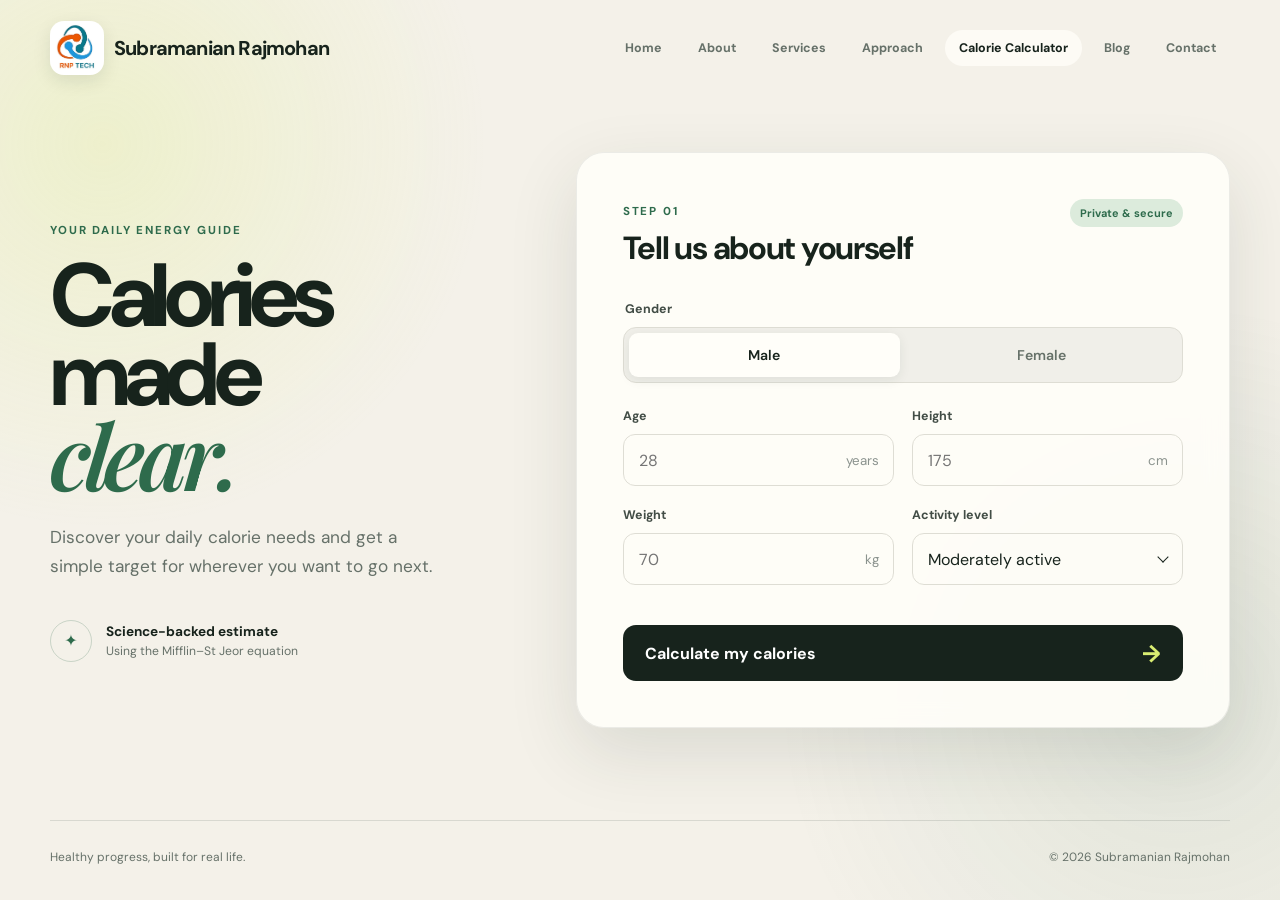
<file: calculator.html>
<!DOCTYPE html>
<html lang="en">
<head>
  <meta charset="UTF-8"><meta name="viewport" content="width=device-width, initial-scale=1.0">
  <meta name="description" content="Estimate your daily calories for maintaining, losing, or gaining weight.">
  <title>Calorie Calculator | Subramanian Rajmohan</title>
  <link rel="stylesheet" href="styles.css"><script src="script.js" defer></script>
</head>
<body>
  <div class="page-shell">
    <header class="site-header">
      <a class="brand" href="index.html" aria-label="Subramanian Rajmohan home"><img class="company-logo" src="assets/rnp-tech-logo.jpg" alt="RNP TECH logo"><span>Subramanian Rajmohan</span></a>
      <nav class="main-nav" aria-label="Main navigation"><a href="index.html">Home</a><a href="about.html">About</a><a href="services.html">Services</a><a href="index.html#approach">Approach</a><a class="active" href="calculator.html" aria-current="page">Calorie Calculator</a><a href="blog.html">Blog</a><a href="contact.html">Contact</a></nav>
    </header>
    <main class="calculator-layout">
      <section class="intro" aria-labelledby="page-title"><span class="eyebrow">YOUR DAILY ENERGY GUIDE</span><h1 id="page-title">Calories made<br><em>clear.</em></h1><p>Discover your daily calorie needs and get a simple target for wherever you want to go next.</p><div class="formula-note"><span class="note-icon" aria-hidden="true">✦</span><div><strong>Science-backed estimate</strong><span>Using the Mifflin–St Jeor equation</span></div></div></section>
      <section class="calculator-card" aria-labelledby="calculator-title">
        <div class="card-heading"><div><span class="step-label">STEP 01</span><h2 id="calculator-title">Tell us about yourself</h2></div><span class="privacy-badge">Private &amp; secure</span></div>
        <form id="calorie-form" novalidate>
          <fieldset><legend>Gender</legend><div class="gender-toggle"><label><input type="radio" name="gender" value="male" checked><span>Male</span></label><label><input type="radio" name="gender" value="female"><span>Female</span></label></div></fieldset>
          <div class="form-grid">
            <label class="field"><span>Age</span><span class="input-wrap"><input id="age" name="age" type="number" min="15" max="100" step="1" placeholder="28" required><small>years</small></span></label>
            <label class="field"><span>Height</span><span class="input-wrap"><input id="height" name="height" type="number" min="120" max="230" step="0.1" placeholder="175" required><small>cm</small></span></label>
            <label class="field"><span>Weight</span><span class="input-wrap"><input id="weight" name="weight" type="number" min="35" max="300" step="0.1" placeholder="70" required><small>kg</small></span></label>
            <label class="field"><span>Activity level</span><span class="select-wrap"><select id="activity" name="activity" required><option value="1.2">Sedentary</option><option value="1.375">Lightly active</option><option value="1.55" selected>Moderately active</option><option value="1.725">Very active</option><option value="1.9">Extra active</option></select></span></label>
          </div>
          <p id="form-error" class="form-error" role="alert" aria-live="polite"></p><button class="calculate-button" type="submit">Calculate my calories<span aria-hidden="true">→</span></button>
        </form>
      </section>
      <section id="results" class="results" aria-labelledby="results-title" aria-live="polite" hidden>
        <div class="results-heading"><div><span class="step-label">YOUR RESULTS</span><h2 id="results-title">Your daily calorie targets</h2></div><button id="recalculate" class="text-button" type="button">Edit details</button></div>
        <div class="result-grid"><article class="result-card loss"><span class="result-icon" aria-hidden="true">↘</span><p>Lose weight</p><strong><span id="loss-calories">—</span> <small>kcal</small></strong><span class="result-detail">Moderate 500 kcal deficit</span></article><article class="result-card maintain featured"><span class="recommended">Recommended baseline</span><span class="result-icon" aria-hidden="true">●</span><p>Maintain weight</p><strong><span id="maintain-calories">—</span> <small>kcal</small></strong><span class="result-detail">Estimated daily expenditure</span></article><article class="result-card gain"><span class="result-icon" aria-hidden="true">↗</span><p>Gain weight</p><strong><span id="gain-calories">—</span> <small>kcal</small></strong><span class="result-detail">Moderate 500 kcal surplus</span></article></div>
        <p class="disclaimer">These numbers are estimates, not medical advice. Track your progress and adjust gradually based on your results.</p>
      </section>
    </main>
    <footer><span>Healthy progress, built for real life.</span><span>© <span id="year"></span> Subramanian Rajmohan</span></footer>
  </div>
</body>
</html>
</file>
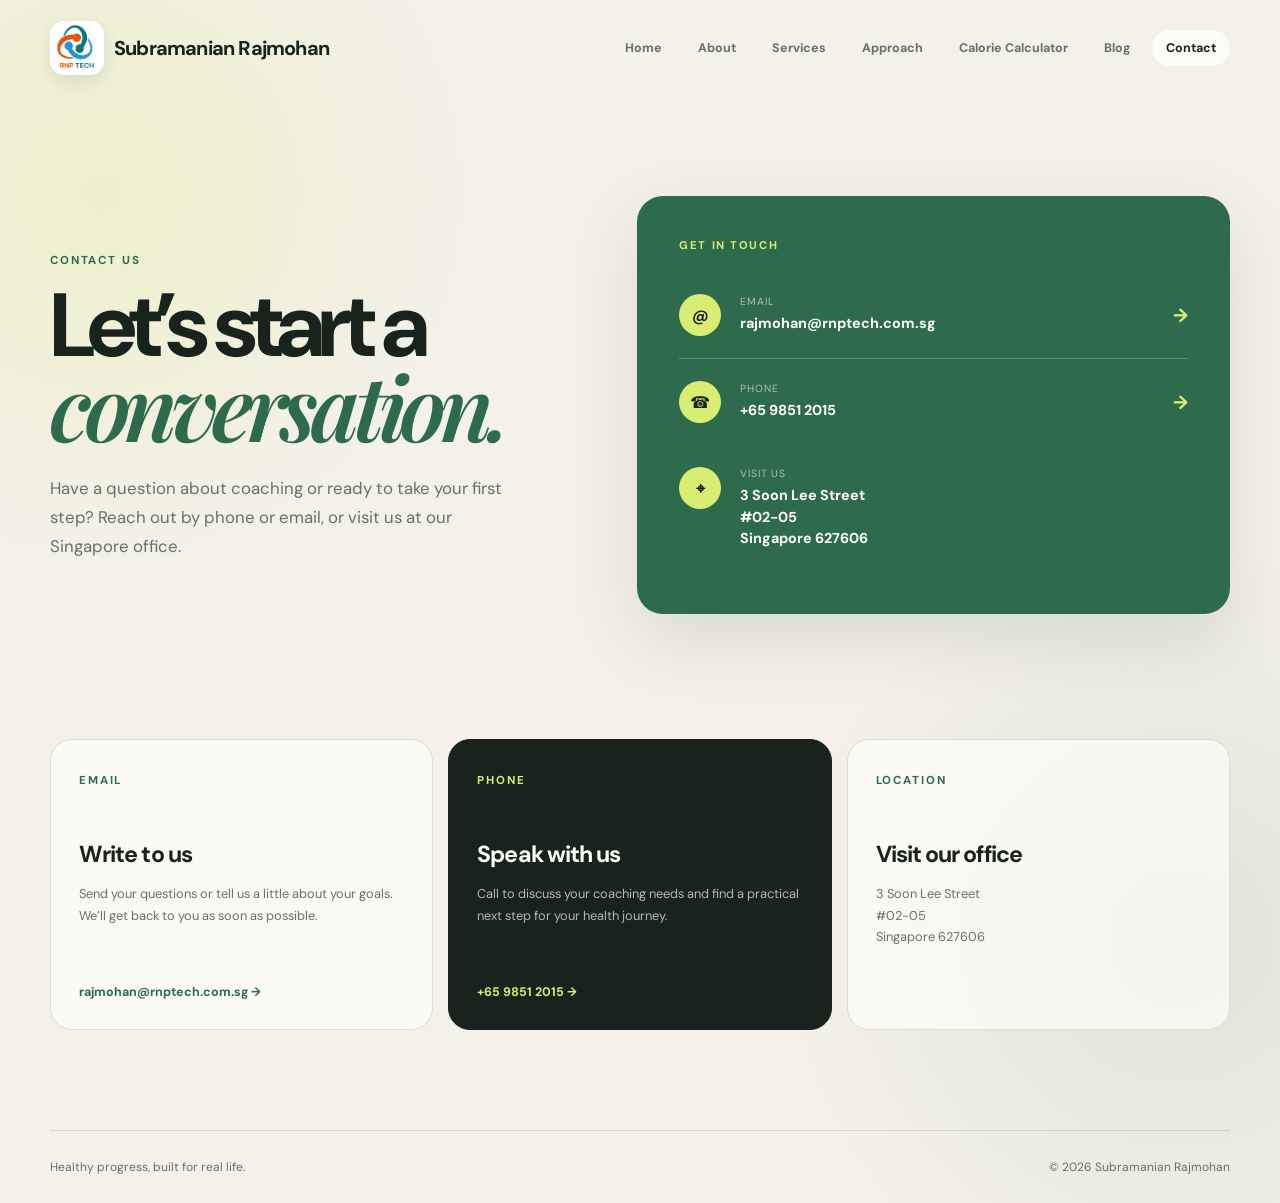
<file: contact.html>
<!DOCTYPE html>
<html lang="en">
<head>
  <meta charset="UTF-8">
  <meta name="viewport" content="width=device-width, initial-scale=1.0">
  <meta name="description" content="Contact Subramanian Rajmohan for weight-loss coaching in Singapore.">
  <title>Contact | Subramanian Rajmohan</title>
  <link rel="stylesheet" href="styles.css">
</head>
<body>
  <div class="page-shell">
    <header class="site-header">
      <a class="brand" href="index.html" aria-label="Subramanian Rajmohan home">
        <img class="company-logo" src="assets/rnp-tech-logo.jpg" alt="RNP TECH logo">
        <span>Subramanian Rajmohan</span>
      </a>
      <nav class="main-nav" aria-label="Main navigation">
        <a href="index.html">Home</a>
        <a href="about.html">About</a>
        <a href="services.html">Services</a>
        <a href="index.html#approach">Approach</a>
        <a href="calculator.html">Calorie Calculator</a>
        <a href="blog.html">Blog</a>
        <a class="active" href="contact.html" aria-current="page">Contact</a>
      </nav>
    </header>

    <main class="contact-page">
      <section class="contact-hero">
        <div class="contact-intro">
          <span class="eyebrow">CONTACT US</span>
          <h1>Let’s start a<br><em>conversation.</em></h1>
          <p>Have a question about coaching or ready to take your first step? Reach out by phone or email, or visit us at our Singapore office.</p>
        </div>

        <div class="contact-panel">
          <span class="contact-panel-label">GET IN TOUCH</span>
          <a class="contact-row" href="mailto:rajmohan@rnptech.com.sg">
            <span class="contact-icon" aria-hidden="true">@</span>
            <span><small>Email</small><strong>rajmohan@rnptech.com.sg</strong></span>
            <b aria-hidden="true">→</b>
          </a>
          <a class="contact-row" href="tel:+6598512015">
            <span class="contact-icon" aria-hidden="true">☎</span>
            <span><small>Phone</small><strong>+65 9851 2015</strong></span>
            <b aria-hidden="true">→</b>
          </a>
          <div class="contact-row address-row">
            <span class="contact-icon" aria-hidden="true">⌖</span>
            <span><small>Visit us</small><strong>3 Soon Lee Street<br>#02-05<br>Singapore 627606</strong></span>
          </div>
        </div>
      </section>

      <section class="contact-details">
        <div class="contact-detail-card">
          <span class="eyebrow">EMAIL</span>
          <h2>Write to us</h2>
          <p>Send your questions or tell us a little about your goals. We’ll get back to you as soon as possible.</p>
          <a href="mailto:rajmohan@rnptech.com.sg">rajmohan@rnptech.com.sg →</a>
        </div>
        <div class="contact-detail-card featured-contact">
          <span class="eyebrow">PHONE</span>
          <h2>Speak with us</h2>
          <p>Call to discuss your coaching needs and find a practical next step for your health journey.</p>
          <a href="tel:+6598512015">+65 9851 2015 →</a>
        </div>
        <div class="contact-detail-card">
          <span class="eyebrow">LOCATION</span>
          <h2>Visit our office</h2>
          <p>3 Soon Lee Street<br>#02-05<br>Singapore 627606</p>
        </div>
      </section>
    </main>

    <footer><span>Healthy progress, built for real life.</span><span>© 2026 Subramanian Rajmohan</span></footer>
  </div>
</body>
</html>
</file>
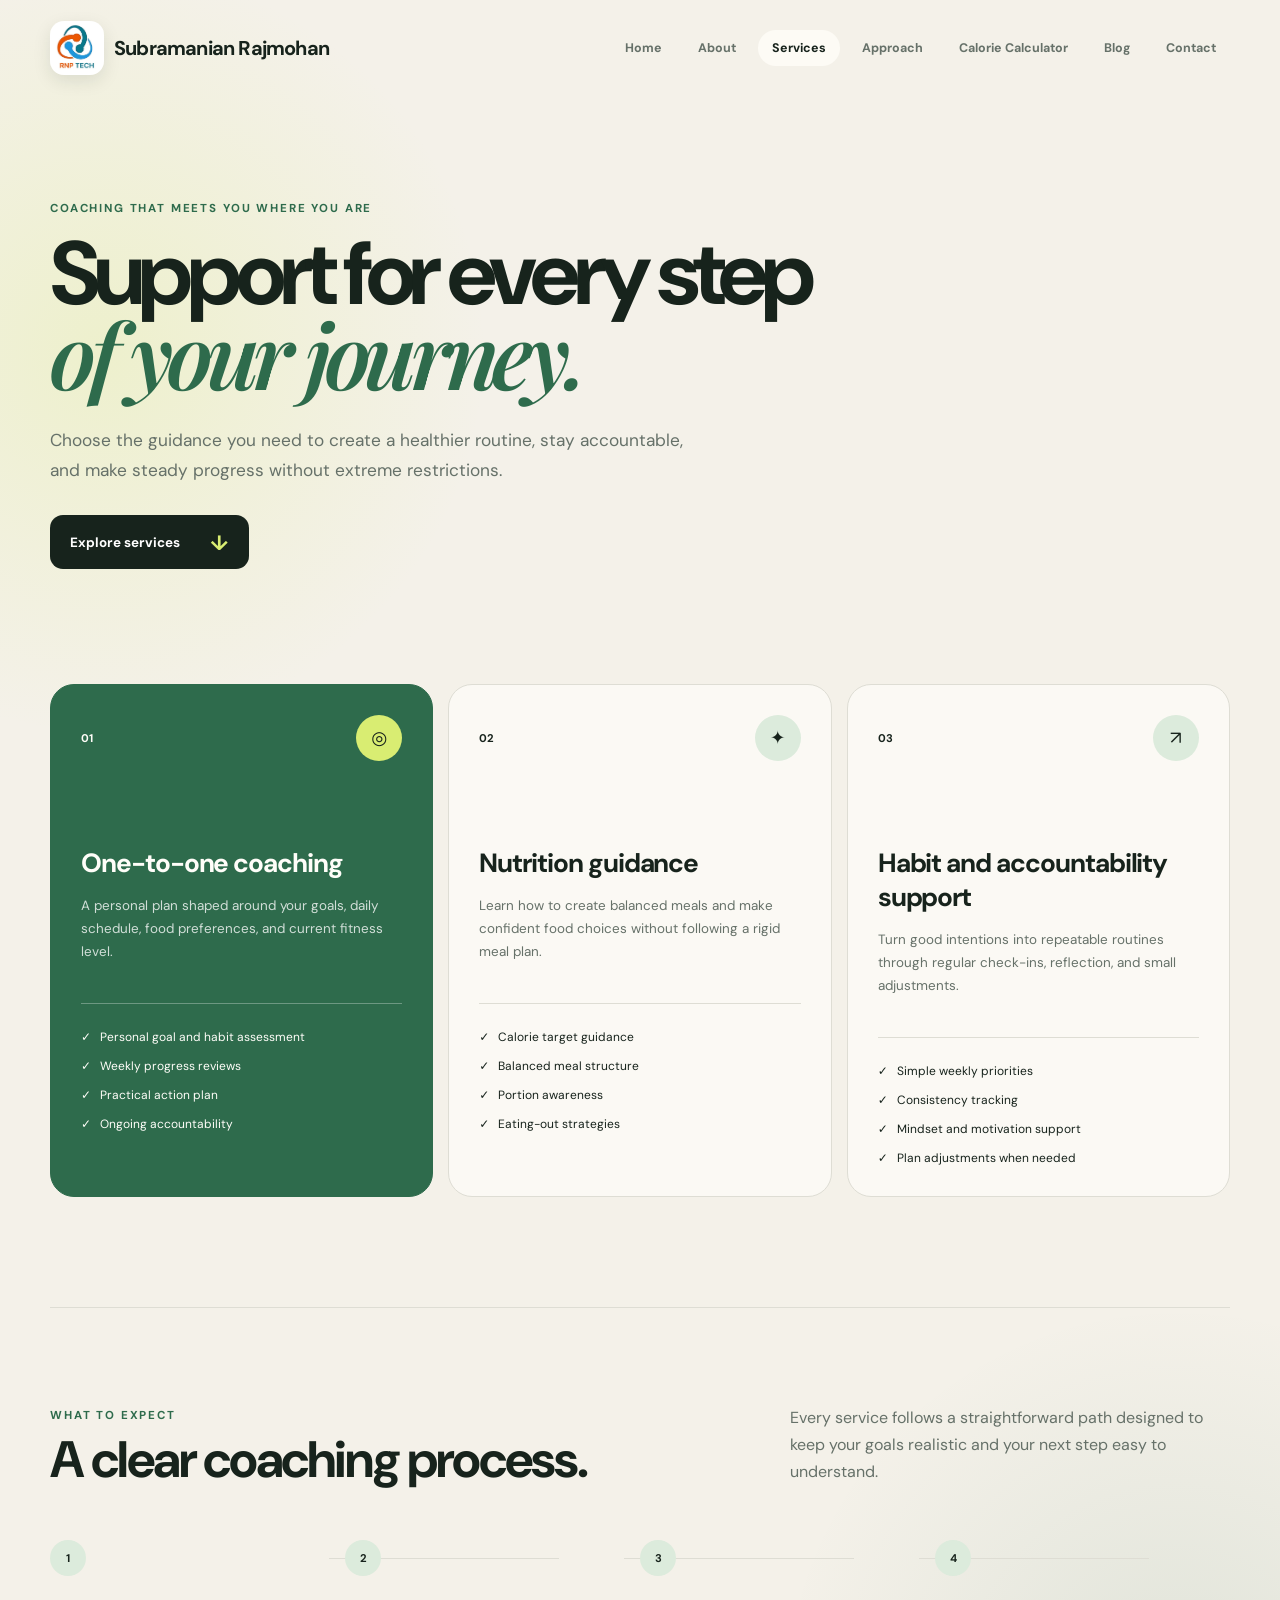
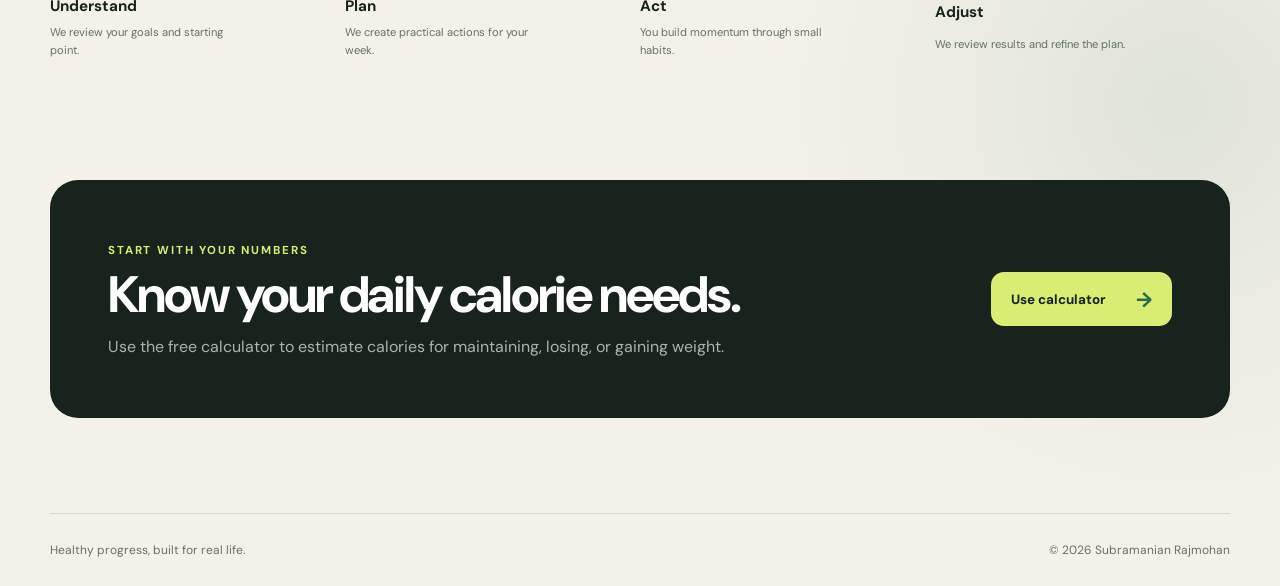
<file: services.html>
<!DOCTYPE html>
<html lang="en">
<head>
  <meta charset="UTF-8">
  <meta name="viewport" content="width=device-width, initial-scale=1.0">
  <meta name="description" content="Explore weight-loss coaching services from Subramanian Rajmohan, including personal coaching, nutrition guidance, and accountability support.">
  <title>Services | Subramanian Rajmohan</title>
  <link rel="stylesheet" href="styles.css">
</head>
<body>
  <div class="page-shell">
    <header class="site-header">
      <a class="brand" href="index.html" aria-label="Subramanian Rajmohan home">
        <img class="company-logo" src="assets/rnp-tech-logo.jpg" alt="RNP TECH logo">
        <span>Subramanian Rajmohan</span>
      </a>
      <nav class="main-nav" aria-label="Main navigation">
        <a href="index.html">Home</a>
        <a href="about.html">About</a>
        <a class="active" href="services.html" aria-current="page">Services</a>
        <a href="index.html#approach">Approach</a>
        <a href="calculator.html">Calorie Calculator</a>
        <a href="blog.html">Blog</a>
        <a href="contact.html">Contact</a>
      </nav>
    </header>

    <main class="services-page">
      <section class="services-hero">
        <span class="eyebrow">COACHING THAT MEETS YOU WHERE YOU ARE</span>
        <h1>Support for every step<br><em>of your journey.</em></h1>
        <p>Choose the guidance you need to create a healthier routine, stay accountable, and make steady progress without extreme restrictions.</p>
        <a class="primary-link" href="#service-options">Explore services <span>↓</span></a>
      </section>

      <section id="service-options" class="service-options">
        <article class="service-card service-primary">
          <div class="service-card-top"><span class="service-number">01</span><span class="service-symbol" aria-hidden="true">◎</span></div>
          <h2>One-to-one coaching</h2>
          <p>A personal plan shaped around your goals, daily schedule, food preferences, and current fitness level.</p>
          <ul>
            <li>Personal goal and habit assessment</li>
            <li>Weekly progress reviews</li>
            <li>Practical action plan</li>
            <li>Ongoing accountability</li>
          </ul>
        </article>

        <article class="service-card">
          <div class="service-card-top"><span class="service-number">02</span><span class="service-symbol" aria-hidden="true">✦</span></div>
          <h2>Nutrition guidance</h2>
          <p>Learn how to create balanced meals and make confident food choices without following a rigid meal plan.</p>
          <ul>
            <li>Calorie target guidance</li>
            <li>Balanced meal structure</li>
            <li>Portion awareness</li>
            <li>Eating-out strategies</li>
          </ul>
        </article>

        <article class="service-card">
          <div class="service-card-top"><span class="service-number">03</span><span class="service-symbol" aria-hidden="true">↗</span></div>
          <h2>Habit and accountability support</h2>
          <p>Turn good intentions into repeatable routines through regular check-ins, reflection, and small adjustments.</p>
          <ul>
            <li>Simple weekly priorities</li>
            <li>Consistency tracking</li>
            <li>Mindset and motivation support</li>
            <li>Plan adjustments when needed</li>
          </ul>
        </article>
      </section>

      <section class="service-process">
        <div class="section-heading">
          <div><span class="eyebrow">WHAT TO EXPECT</span><h2>A clear coaching process.</h2></div>
          <p>Every service follows a straightforward path designed to keep your goals realistic and your next step easy to understand.</p>
        </div>
        <div class="process-line">
          <div><span>1</span><strong>Understand</strong><small>We review your goals and starting point.</small></div>
          <div><span>2</span><strong>Plan</strong><small>We create practical actions for your week.</small></div>
          <div><span>3</span><strong>Act</strong><small>You build momentum through small habits.</small></div>
          <div><span>4</span><strong>Adjust</strong><small>We review results and refine the plan.</small></div>
        </div>
      </section>

      <section class="coach-cta">
        <div><span class="eyebrow">START WITH YOUR NUMBERS</span><h2>Know your daily calorie needs.</h2><p>Use the free calculator to estimate calories for maintaining, losing, or gaining weight.</p></div>
        <a class="primary-link light" href="calculator.html">Use calculator <span>→</span></a>
      </section>
    </main>

    <footer><span>Healthy progress, built for real life.</span><span>© 2026 Subramanian Rajmohan</span></footer>
  </div>
</body>
</html>
</file>
<file: styles.css>
@import url('https://fonts.googleapis.com/css2?family=DM+Sans:wght@400;500;600;700&family=Playfair+Display:ital,wght@1,600&display=swap');

:root {
  --ink: #17231c;
  --muted: #667169;
  --paper: #f4f1e9;
  --card: #fffef9;
  --line: #deddd4;
  --green: #2e6b4c;
  --green-light: #dcebdc;
  --lime: #d9ed72;
  --orange: #f1a56b;
  --shadow: 0 24px 70px rgba(36, 52, 41, 0.12);
}

* { box-sizing: border-box; }

html { scroll-behavior: smooth; }

body {
  min-height: 100vh;
  margin: 0;
  color: var(--ink);
  background:
    radial-gradient(circle at 8% 16%, rgba(217, 237, 114, 0.24), transparent 24rem),
    radial-gradient(circle at 92% 78%, rgba(46, 107, 76, 0.1), transparent 25rem),
    var(--paper);
  font-family: "DM Sans", system-ui, sans-serif;
}

button, input, select { font: inherit; }

.page-shell {
  width: min(1180px, calc(100% - 40px));
  margin: 0 auto;
}

.brand {
  display: flex;
  align-items: center;
  gap: 10px;
  height: 96px;
  font-size: 1.25rem;
  font-weight: 700;
  letter-spacing: -0.04em;
}

.brand-mark {
  display: grid;
  width: 34px;
  height: 34px;
  place-items: center;
  border-radius: 50%;
  background: var(--ink);
}

.brand-mark svg { width: 19px; fill: var(--lime); }

.calculator-layout {
  display: grid;
  grid-template-columns: 0.8fr 1.2fr;
  gap: clamp(40px, 7vw, 100px);
  align-items: center;
  padding: 56px 0 92px;
}

.intro { max-width: 430px; }

.eyebrow, .step-label {
  color: var(--green);
  font-size: 0.72rem;
  font-weight: 700;
  letter-spacing: 0.16em;
}

h1 {
  margin: 18px 0 22px;
  font-size: clamp(3.7rem, 7vw, 6.3rem);
  line-height: 0.88;
  letter-spacing: -0.07em;
}

h1 em {
  color: var(--green);
  font-family: "Playfair Display", serif;
  font-weight: 600;
}

.intro > p {
  max-width: 390px;
  margin: 0;
  color: var(--muted);
  font-size: 1.08rem;
  line-height: 1.7;
}

.formula-note {
  display: flex;
  align-items: center;
  gap: 14px;
  margin-top: 38px;
}

.note-icon {
  display: grid;
  width: 42px;
  height: 42px;
  place-items: center;
  border: 1px solid rgba(46, 107, 76, 0.22);
  border-radius: 50%;
  color: var(--green);
}

.formula-note div { display: grid; gap: 3px; }
.formula-note strong { font-size: 0.85rem; }
.formula-note div span { color: var(--muted); font-size: 0.76rem; }

.calculator-card, .results {
  border: 1px solid rgba(23, 35, 28, 0.08);
  border-radius: 28px;
  background: rgba(255, 254, 249, 0.9);
  box-shadow: var(--shadow);
  backdrop-filter: blur(12px);
}

.calculator-card { padding: clamp(26px, 4vw, 46px); }

.card-heading, .results-heading {
  display: flex;
  justify-content: space-between;
  gap: 20px;
  align-items: flex-start;
}

h2 {
  margin: 7px 0 0;
  font-size: clamp(1.5rem, 3vw, 2rem);
  letter-spacing: -0.04em;
}

.privacy-badge {
  padding: 7px 10px;
  border-radius: 20px;
  background: var(--green-light);
  color: var(--green);
  font-size: 0.68rem;
  font-weight: 700;
  white-space: nowrap;
}

fieldset {
  min-width: 0;
  margin: 32px 0 25px;
  padding: 0;
  border: 0;
}

legend, .field > span:first-child {
  margin-bottom: 10px;
  color: #424d46;
  font-size: 0.78rem;
  font-weight: 700;
}

.gender-toggle {
  display: grid;
  grid-template-columns: 1fr 1fr;
  gap: 6px;
  padding: 5px;
  border: 1px solid var(--line);
  border-radius: 13px;
  background: #f0efe9;
}

.gender-toggle input { position: absolute; opacity: 0; pointer-events: none; }

.gender-toggle span {
  display: grid;
  min-height: 44px;
  place-items: center;
  border-radius: 9px;
  color: var(--muted);
  cursor: pointer;
  font-size: 0.88rem;
  font-weight: 600;
  transition: 180ms ease;
}

.gender-toggle input:checked + span {
  color: var(--ink);
  background: var(--card);
  box-shadow: 0 3px 12px rgba(30, 45, 35, 0.08);
}

.gender-toggle input:focus-visible + span { outline: 2px solid var(--green); }

.form-grid {
  display: grid;
  grid-template-columns: 1fr 1fr;
  gap: 21px 18px;
}

.field { display: grid; }

.input-wrap, .select-wrap { position: relative; display: block; }

input, select {
  width: 100%;
  height: 52px;
  border: 1px solid var(--line);
  border-radius: 12px;
  outline: none;
  background: transparent;
  color: var(--ink);
  transition: border-color 160ms ease, box-shadow 160ms ease;
}

input { padding: 0 62px 0 15px; }
select {
  appearance: none;
  padding: 0 38px 0 15px;
  cursor: pointer;
}

.input-wrap small {
  position: absolute;
  top: 50%;
  right: 15px;
  color: #8b938e;
  transform: translateY(-50%);
  pointer-events: none;
}

.select-wrap::after {
  position: absolute;
  top: 20px;
  right: 16px;
  width: 7px;
  height: 7px;
  border-right: 1.5px solid var(--ink);
  border-bottom: 1.5px solid var(--ink);
  content: "";
  transform: rotate(45deg);
  pointer-events: none;
}

input:focus, select:focus {
  border-color: var(--green);
  box-shadow: 0 0 0 3px rgba(46, 107, 76, 0.11);
}

input.invalid { border-color: #b75343; }

.form-error {
  min-height: 20px;
  margin: 15px 0 5px;
  color: #a33d31;
  font-size: 0.8rem;
}

.calculate-button {
  display: flex;
  width: 100%;
  height: 56px;
  align-items: center;
  justify-content: space-between;
  padding: 0 22px;
  border: 0;
  border-radius: 13px;
  color: white;
  background: var(--ink);
  cursor: pointer;
  font-weight: 700;
  transition: transform 160ms ease, background 160ms ease;
}

.calculate-button span { color: var(--lime); font-size: 1.5rem; }
.calculate-button:hover { background: var(--green); transform: translateY(-2px); }
.calculate-button:active { transform: translateY(0); }

.results {
  grid-column: 1 / -1;
  padding: clamp(26px, 4vw, 46px);
  animation: reveal 420ms ease both;
}

.results[hidden] { display: none; }

@keyframes reveal {
  from { opacity: 0; transform: translateY(18px); }
  to { opacity: 1; transform: translateY(0); }
}

.text-button {
  padding: 0 0 4px;
  border: 0;
  border-bottom: 1px solid var(--green);
  color: var(--green);
  background: transparent;
  cursor: pointer;
  font-weight: 700;
}

.result-grid {
  display: grid;
  grid-template-columns: repeat(3, 1fr);
  gap: 14px;
  margin-top: 30px;
}

.result-card {
  position: relative;
  display: flex;
  min-height: 220px;
  flex-direction: column;
  justify-content: flex-end;
  padding: 24px;
  overflow: hidden;
  border: 1px solid var(--line);
  border-radius: 20px;
  background: #f5f3ec;
}

.result-card::after {
  position: absolute;
  top: -50px;
  right: -45px;
  width: 130px;
  height: 130px;
  border-radius: 50%;
  background: rgba(255,255,255,.35);
  content: "";
}

.result-card.loss { background: #e6eee7; }
.result-card.gain { background: #f5e6d9; }
.result-card.featured { color: white; background: var(--green); }

.result-icon {
  position: absolute;
  top: 22px;
  left: 24px;
  font-size: 1.5rem;
}

.recommended {
  position: absolute;
  top: 20px;
  right: 20px;
  padding: 6px 9px;
  border-radius: 20px;
  color: var(--ink);
  background: var(--lime);
  font-size: 0.62rem;
  font-weight: 700;
}

.result-card p { margin: 0 0 4px; font-size: 0.85rem; font-weight: 700; }
.result-card strong { font-size: clamp(2rem, 4vw, 2.8rem); letter-spacing: -0.06em; }
.result-card strong small { font-size: 0.75rem; font-weight: 500; letter-spacing: 0; }
.result-detail { margin-top: 6px; color: var(--muted); font-size: 0.7rem; }
.featured .result-detail { color: rgba(255,255,255,.68); }

.disclaimer {
  margin: 22px 0 0;
  color: var(--muted);
  font-size: 0.74rem;
  line-height: 1.6;
  text-align: center;
}

footer {
  display: flex;
  justify-content: space-between;
  padding: 28px 0;
  border-top: 1px solid rgba(23, 35, 28, 0.12);
  color: var(--muted);
  font-size: 0.75rem;
}

@media (max-width: 820px) {
  .calculator-layout { grid-template-columns: 1fr; padding-top: 25px; }
  .intro { max-width: 590px; }
  .intro h1 br { display: none; }
  .results { grid-column: auto; }
  .result-grid { grid-template-columns: 1fr; }
  .result-card { min-height: 190px; }
}

@media (max-width: 520px) {
  .page-shell { width: min(100% - 24px, 1180px); }
  .brand { height: 74px; }
  .calculator-layout { gap: 42px; padding-bottom: 60px; }
  h1 { font-size: 3.65rem; }
  .calculator-card, .results { border-radius: 22px; }
  .card-heading { display: block; }
  .privacy-badge { display: inline-block; margin-top: 12px; }
  .form-grid { grid-template-columns: 1fr; gap: 18px; }
  footer { gap: 15px; flex-direction: column; }
}

@media (prefers-reduced-motion: reduce) {
  html { scroll-behavior: auto; }
  *, *::before, *::after { animation-duration: 0.01ms !important; transition-duration: 0.01ms !important; }
}

/* Shared navigation and coaching homepage */
.site-header { display: flex; min-height: 96px; align-items: center; justify-content: space-between; gap: 30px; }
.site-header .brand { height: auto; color: var(--ink); text-decoration: none; }
.company-logo { width: 54px; height: 54px; flex: 0 0 auto; border-radius: 14px; object-fit: cover; box-shadow: 0 6px 18px rgba(23,35,28,.1); }
.main-nav { display: flex; align-items: center; gap: 8px; }
.main-nav a { padding: 10px 14px; border-radius: 30px; color: var(--muted); font-size: .78rem; font-weight: 700; text-decoration: none; transition: 160ms ease; }
.main-nav a:hover, .main-nav a.active { color: var(--ink); background: rgba(255, 254, 249, .8); }

.home-hero { display: grid; min-height: 650px; grid-template-columns: 1.05fr .95fr; gap: clamp(45px, 7vw, 95px); align-items: center; padding: 55px 0 105px; }
.hero-copy { max-width: 650px; }
.hero-lead { max-width: 570px; margin: 0; color: var(--muted); font-size: 1.08rem; line-height: 1.75; }
.hero-actions { display: flex; gap: 22px; align-items: center; margin-top: 32px; }
.primary-link { display: inline-flex; min-height: 54px; align-items: center; justify-content: space-between; gap: 30px; padding: 0 20px; border-radius: 13px; color: white; background: var(--ink); font-size: .84rem; font-weight: 700; text-decoration: none; transition: 160ms ease; }
.primary-link span { color: var(--lime); font-size: 1.3rem; }
.primary-link:hover { background: var(--green); transform: translateY(-2px); }
.secondary-link { padding-bottom: 4px; border-bottom: 1px solid var(--green); color: var(--green); font-size: .84rem; font-weight: 700; text-decoration: none; }
.trust-row { display: flex; flex-wrap: wrap; gap: 18px; margin-top: 35px; color: var(--muted); font-size: .7rem; font-weight: 600; }

.hero-visual { position: relative; min-height: 510px; overflow: hidden; border-radius: 40% 40% 24px 24px; background: linear-gradient(145deg, #dce8d9, #a9c7af); box-shadow: var(--shadow); }
.hero-visual::before { position: absolute; inset: 18% 17% 0; border-radius: 45% 45% 0 0; background: linear-gradient(160deg, var(--green), #173f2c); content: ""; }
.coach-photo { position: absolute; inset: 0; z-index: 1; width: 100%; height: 100%; object-fit: cover; object-position: center top; }
.visual-orbit { position: absolute; border: 1px solid rgba(255,255,255,.55); border-radius: 50%; }
.orbit-one { inset: 8% -18% 7% 22%; }
.orbit-two { inset: 31% 4% -26% -28%; }
.coach-card, .progress-card, .hero-quote { position: absolute; z-index: 2; border: 1px solid rgba(255,255,255,.55); background: rgba(255,254,249,.9); box-shadow: 0 18px 40px rgba(25,50,35,.13); backdrop-filter: blur(9px); }
.coach-card { top: 48px; left: 28px; display: flex; align-items: center; gap: 12px; padding: 13px 16px; border-radius: 15px; }
.coach-initials { display: grid; width: 42px; height: 42px; place-items: center; border-radius: 50%; color: var(--lime); background: var(--ink); font-size: .72rem; font-weight: 700; }
.coach-card div { display: grid; gap: 3px; }
.coach-card strong { font-size: .78rem; }
.coach-card div span { color: var(--muted); font-size: .62rem; }
.progress-card { right: 24px; bottom: 42px; width: 225px; padding: 17px; border-radius: 16px; }
.progress-top { display: flex; justify-content: space-between; font-size: .68rem; font-weight: 700; }
.progress-track { height: 7px; margin: 12px 0 9px; overflow: hidden; border-radius: 10px; background: #dde1db; }
.progress-track span { display: block; width: 84%; height: 100%; border-radius: inherit; background: var(--green); }
.progress-card small { color: var(--muted); font-size: .6rem; }
.hero-quote { bottom: 52px; left: 28px; width: 185px; padding: 18px; border-radius: 16px; color: white; background: rgba(23,35,28,.88); font-family: "Playfair Display", serif; font-size: .88rem; font-style: italic; line-height: 1.5; }

.approach-section { padding: 95px 0; border-top: 1px solid rgba(23,35,28,.11); }
.section-heading { display: flex; justify-content: space-between; gap: 60px; align-items: end; }
.section-heading h2, .coach-cta h2 { margin: 10px 0 0; font-size: clamp(2.2rem, 4vw, 3.8rem); line-height: 1; }
.section-heading > p { max-width: 440px; margin: 0; color: var(--muted); line-height: 1.7; }
.approach-grid { display: grid; grid-template-columns: repeat(3, 1fr); gap: 15px; margin-top: 48px; }
.approach-card { position: relative; min-height: 310px; padding: 28px; border: 1px solid var(--line); border-radius: 22px; background: rgba(255,254,249,.65); }
.approach-card.featured-approach { color: white; background: var(--green); transform: translateY(-12px); }
.card-number { position: absolute; top: 25px; right: 25px; color: var(--muted); font-size: .7rem; font-weight: 700; }
.featured-approach .card-number { color: rgba(255,255,255,.55); }
.approach-icon { display: grid; width: 46px; height: 46px; place-items: center; border-radius: 50%; color: var(--green); background: var(--green-light); font-size: 1.25rem; }
.featured-approach .approach-icon { color: var(--ink); background: var(--lime); }
.approach-card h3 { margin: 92px 0 12px; font-size: 1.25rem; letter-spacing: -.03em; }
.approach-card p { margin: 0; color: var(--muted); font-size: .86rem; line-height: 1.7; }
.featured-approach p { color: rgba(255,255,255,.7); }

.coach-cta { display: flex; align-items: center; justify-content: space-between; gap: 50px; margin: 25px 0 95px; padding: clamp(30px, 5vw, 58px); border-radius: 28px; color: white; background: var(--ink); }
.coach-cta .eyebrow { color: var(--lime); }
.coach-cta h2 { margin-bottom: 14px; }
.coach-cta p { max-width: 650px; margin: 0; color: rgba(255,255,255,.65); line-height: 1.6; }
.primary-link.light { flex-shrink: 0; color: var(--ink); background: var(--lime); }
.primary-link.light span { color: var(--green); }

@media (max-width: 820px) {
  .site-header { padding: 20px 0; align-items: flex-start; flex-direction: column; }
  .main-nav { width: 100%; overflow-x: auto; }
  .main-nav a { white-space: nowrap; }
  .home-hero { grid-template-columns: 1fr; padding-top: 45px; }
  .hero-visual { min-height: 470px; }
  .section-heading, .coach-cta { align-items: flex-start; flex-direction: column; }
  .approach-grid { grid-template-columns: 1fr; }
  .approach-card.featured-approach { transform: none; }
}

@media (max-width: 520px) {
  .site-header .brand { height: auto; font-size: 1.05rem; }
  .main-nav { gap: 2px; }
  .main-nav a { padding: 9px 10px; font-size: .7rem; }
  .home-hero { padding-bottom: 70px; }
  .hero-actions { align-items: flex-start; flex-direction: column; }
  .hero-visual { min-height: 430px; border-radius: 90px 90px 22px 22px; }
  .coach-card { top: 24px; left: 16px; }
  .hero-quote { left: 15px; bottom: 24px; width: 150px; padding: 14px; font-size: .75rem; }
  .progress-card { right: 15px; bottom: 24px; width: 170px; }
  .approach-section { padding: 70px 0; }
  .coach-cta { margin-bottom: 65px; }
}

/* About page */
.about-page { padding-top: 55px; }
.about-hero { display: grid; grid-template-columns: .85fr 1.15fr; gap: clamp(45px, 8vw, 110px); align-items: center; padding: 30px 0 110px; }
.about-portrait-wrap { position: relative; min-height: 570px; overflow: hidden; border-radius: 180px 180px 24px 24px; background: var(--green-light); box-shadow: var(--shadow); }
.about-portrait { position: absolute; inset: 0; width: 100%; height: 100%; object-fit: cover; object-position: center top; }
.about-photo-label { position: absolute; right: 22px; bottom: 22px; padding: 10px 15px; border-radius: 30px; color: var(--ink); background: rgba(255,254,249,.88); font-size: .7rem; font-weight: 700; backdrop-filter: blur(8px); }
.about-copy { max-width: 580px; }
.about-copy h1 { font-size: clamp(3.6rem, 7vw, 6rem); }
.about-lead { margin: 0 0 20px; font-size: 1.15rem; line-height: 1.7; }
.about-copy > p:not(.about-lead) { margin: 0 0 30px; color: var(--muted); line-height: 1.8; }
.about-values { padding: 95px 0; border-top: 1px solid var(--line); }
.value-grid { display: grid; grid-template-columns: repeat(4, 1fr); gap: 14px; margin-top: 45px; }
.value-grid article { min-height: 240px; padding: 25px; border: 1px solid var(--line); border-radius: 20px; background: rgba(255,254,249,.64); }
.value-grid article > span { font-size: .68rem; font-weight: 700; }
.value-grid h3 { margin: 72px 0 10px; font-size: 1.08rem; }
.value-grid p { margin: 0; color: var(--muted); font-size: .78rem; line-height: 1.7; }

@media (max-width: 820px) {
  .about-hero { grid-template-columns: 1fr; }
  .about-portrait-wrap { min-height: 520px; }
  .value-grid { grid-template-columns: 1fr 1fr; }
}

@media (max-width: 520px) {
  .about-page { padding-top: 25px; }
  .about-hero { padding-bottom: 70px; }
  .about-portrait-wrap { min-height: 430px; border-radius: 100px 100px 22px 22px; }
  .value-grid { grid-template-columns: 1fr; }
  .about-values { padding: 70px 0; }
}

/* Services page */
.services-page { padding-top: 45px; }
.services-hero { max-width: 900px; padding: 55px 0 100px; }
.services-hero h1 { margin-bottom: 25px; }
.services-hero > p { max-width: 650px; margin: 0 0 30px; color: var(--muted); font-size: 1.08rem; line-height: 1.75; }
.service-options { display: grid; grid-template-columns: repeat(3, 1fr); gap: 15px; padding: 15px 0 110px; }
.service-card { min-height: 490px; padding: 30px; border: 1px solid var(--line); border-radius: 24px; background: rgba(255,254,249,.68); }
.service-card.service-primary { color: #fffef9; border-color: var(--green); background: var(--green); }
.service-card.service-primary > p { color: rgba(255,255,255,.78); }
.service-card.service-primary ul { border-color: rgba(255,255,255,.3); }
.service-card.service-primary li, .service-card.service-primary .service-number { color: #fffef9; }
.service-card.service-primary .service-symbol { color: var(--ink); background: var(--lime); }
.service-card-top { display: flex; align-items: center; justify-content: space-between; }
.service-number { font-size: .7rem; font-weight: 700; }
.service-symbol { display: grid; width: 46px; height: 46px; place-items: center; border-radius: 50%; background: var(--green-light); font-size: 1.15rem; }
.service-card h2 { margin: 85px 0 15px; font-size: 1.65rem; }
.service-card > p { min-height: 78px; margin: 0; color: var(--muted); font-size: .84rem; line-height: 1.7; }
.service-card ul { display: grid; gap: 13px; margin: 30px 0 0; padding: 25px 0 0; border-top: 1px solid var(--line); list-style: none; }
.service-card li { position: relative; padding-left: 19px; font-size: .75rem; }
.service-card li::before { position: absolute; left: 0; content: "✓"; }
.service-process { padding: 95px 0; border-top: 1px solid var(--line); }
.process-line { display: grid; grid-template-columns: repeat(4, 1fr); margin-top: 55px; }
.process-line > div { position: relative; display: grid; gap: 8px; padding: 0 26px 0 0; }
.process-line > div:not(:last-child)::after { position: absolute; top: 18px; right: 16px; width: calc(100% - 65px); height: 1px; background: var(--line); content: ""; transform: translateX(100%); }
.process-line span { display: grid; z-index: 1; width: 36px; height: 36px; place-items: center; border-radius: 50%; background: var(--green-light); font-size: .7rem; font-weight: 700; }
.process-line strong { margin-top: 12px; font-size: .95rem; }
.process-line small { max-width: 190px; color: var(--muted); font-size: .7rem; line-height: 1.6; }

@media (max-width: 820px) {
  .service-options { grid-template-columns: 1fr; }
  .service-card { min-height: auto; }
  .service-card h2 { margin-top: 55px; }
  .service-card > p { min-height: 0; }
  .process-line { grid-template-columns: 1fr 1fr; gap: 38px; }
  .process-line > div::after { display: none; }
}

@media (max-width: 520px) {
  .services-page { padding-top: 20px; }
  .services-hero { padding-bottom: 65px; }
  .service-options { padding-bottom: 75px; }
  .service-process { padding: 70px 0; }
  .process-line { grid-template-columns: 1fr; }
}

/* Contact page */
.contact-page { padding-top: 55px; }
.contact-hero { display: grid; grid-template-columns: .9fr 1.1fr; gap: clamp(45px, 8vw, 110px); align-items: center; padding: 45px 0 105px; }
.contact-intro { max-width: 520px; }
.contact-intro p { max-width: 490px; margin: 0; color: var(--muted); font-size: 1.05rem; line-height: 1.75; }
.contact-panel { padding: clamp(25px, 4vw, 42px); border-radius: 26px; color: #fffef9; background: var(--green); box-shadow: var(--shadow); }
.contact-panel-label { display: block; margin-bottom: 20px; color: var(--lime); font-size: .7rem; font-weight: 700; letter-spacing: .14em; }
.contact-row { display: grid; grid-template-columns: 46px 1fr auto; gap: 15px; align-items: center; padding: 22px 0; border-top: 1px solid rgba(255,255,255,.22); color: #fffef9; text-decoration: none; }
.contact-row:first-of-type { border-top: 0; }
.contact-icon { display: grid; width: 42px; height: 42px; place-items: center; border-radius: 50%; color: var(--ink); background: var(--lime); font-size: 1rem; font-weight: 700; }
.contact-row > span:nth-child(2) { display: grid; gap: 5px; min-width: 0; }
.contact-row small { color: rgba(255,255,255,.6); font-size: .65rem; text-transform: uppercase; letter-spacing: .08em; }
.contact-row strong { overflow-wrap: anywhere; font-size: .9rem; line-height: 1.5; }
.contact-row b { color: var(--lime); font-size: 1.2rem; }
.address-row { align-items: start; }
.contact-details { display: grid; grid-template-columns: repeat(3, 1fr); gap: 15px; padding: 20px 0 100px; }
.contact-detail-card { min-height: 285px; padding: 28px; border: 1px solid var(--line); border-radius: 22px; background: rgba(255,254,249,.7); }
.contact-detail-card.featured-contact { color: #fffef9; border-color: var(--ink); background: var(--ink); }
.contact-detail-card h2 { margin-top: 50px; font-size: 1.45rem; }
.contact-detail-card p { min-height: 72px; margin: 14px 0 25px; color: var(--muted); font-size: .8rem; line-height: 1.7; }
.contact-detail-card.featured-contact p { color: rgba(255,255,255,.68); }
.contact-detail-card a { color: var(--green); font-size: .78rem; font-weight: 700; text-decoration: none; }
.contact-detail-card.featured-contact a, .contact-detail-card.featured-contact .eyebrow { color: var(--lime); }

@media (max-width: 820px) {
  .contact-hero { grid-template-columns: 1fr; }
  .contact-details { grid-template-columns: 1fr; }
  .contact-detail-card { min-height: auto; }
  .contact-detail-card p { min-height: auto; }
}

@media (max-width: 520px) {
  .contact-page { padding-top: 20px; }
  .contact-hero { padding: 35px 0 70px; }
  .contact-row { grid-template-columns: 42px 1fr auto; gap: 11px; }
  .contact-row strong { font-size: .78rem; }
  .contact-details { padding-bottom: 70px; }
}

/* Blog and article pages */
.blog-page { padding-top: 45px; }
.blog-hero { max-width: 850px; padding: 55px 0 85px; }
.blog-hero > p { max-width: 620px; margin: 0; color: var(--muted); font-size: 1.08rem; line-height: 1.75; }
.featured-post { display: grid; grid-template-columns: .9fr 1.1fr; min-height: 430px; overflow: hidden; border: 1px solid var(--line); border-radius: 27px; background: rgba(255,254,249,.78); box-shadow: var(--shadow); }
.post-art { position: relative; display: grid; overflow: hidden; place-items: center; }
.art-calories { color: #fffef9; background: var(--green); }
.art-calories::before, .art-calories::after { position: absolute; width: 290px; height: 290px; border: 1px solid rgba(255,255,255,.2); border-radius: 50%; content: ""; }
.art-calories::before { transform: translate(-38%, -35%); }
.art-calories::after { transform: translate(38%, 35%); }
.art-calories span { z-index: 1; font-size: clamp(4rem, 8vw, 7.5rem); font-weight: 700; letter-spacing: -.09em; }
.art-calories small { z-index: 1; margin-top: -105px; color: var(--lime); font-weight: 700; letter-spacing: .12em; }
.featured-post-copy { display: flex; flex-direction: column; justify-content: center; padding: clamp(35px, 6vw, 68px); }
.post-category { color: var(--green); font-size: .68rem; font-weight: 700; letter-spacing: .13em; }
.featured-post h2 { margin: 16px 0; font-size: clamp(2rem, 4vw, 3.2rem); line-height: 1.03; }
.featured-post p { margin: 0 0 28px; color: var(--muted); font-size: .88rem; line-height: 1.75; }
.article-link { display: inline-flex; align-items: center; gap: 15px; align-self: flex-start; padding-bottom: 5px; border-bottom: 1px solid var(--green); color: var(--green); font-size: .78rem; font-weight: 700; text-decoration: none; }
.article-link span { font-size: 1.1rem; }
.post-section { padding: 110px 0 100px; }
.post-grid { display: grid; grid-template-columns: 1fr 1fr; gap: 17px; margin-top: 48px; }
.post-card { overflow: hidden; border: 1px solid var(--line); border-radius: 23px; background: rgba(255,254,249,.7); }
.post-card .post-art { min-height: 280px; }
.art-habits { align-content: center; gap: 25px; background: #e3ecdf; }
.art-habits > span { color: var(--green); font-size: 4.8rem; font-weight: 700; letter-spacing: -.08em; }
.art-habits > div { width: 62%; height: 11px; overflow: hidden; border-radius: 20px; background: rgba(46,107,76,.15); }
.art-habits i { display: block; width: 84%; height: 100%; border-radius: inherit; background: var(--green); }
.art-plate { background: #f2dfd0; }
.plate-shape { position: relative; display: block; width: 190px; height: 190px; border: 20px solid #fffef9; border-radius: 50%; background: linear-gradient(90deg, var(--green) 50%, var(--orange) 50%); box-shadow: 0 16px 35px rgba(41,48,43,.12); }
.plate-shape::after { position: absolute; inset: calc(50% - 2px) 0 auto; height: 4px; background: #fffef9; content: ""; transform: rotate(90deg); }
.plate-shape i { position: absolute; top: 50%; right: 0; bottom: 0; left: 50%; z-index: 1; border-top: 4px solid #fffef9; background: var(--lime); }
.post-card-body { padding: 30px; }
.post-card h3 { margin: 14px 0 12px; font-size: 1.48rem; letter-spacing: -.04em; }
.post-card p { margin: 0 0 24px; color: var(--muted); font-size: .82rem; line-height: 1.7; }
.compact-feature { display: flex; grid-column: 1 / -1; align-items: center; justify-content: space-between; gap: 30px; padding: 35px; color: #fffef9; background: var(--ink); }
.compact-feature h3 { margin-bottom: 8px; }
.compact-feature p { margin: 0; color: rgba(255,255,255,.65); }
.compact-feature .post-category { color: var(--lime); }
.round-link { display: grid; width: 54px; height: 54px; flex: 0 0 auto; place-items: center; border-radius: 50%; color: var(--ink); background: var(--lime); font-size: 1.35rem; text-decoration: none; }

.article-page { max-width: 920px; margin: 0 auto; padding: 70px 0 100px; }
.article-header { padding: 25px 0 60px; text-align: center; }
.back-link { display: inline-block; margin-bottom: 50px; color: var(--green); font-size: .75rem; font-weight: 700; text-decoration: none; }
.article-header h1 { max-width: 900px; margin: 18px auto 25px; font-size: clamp(3rem, 7vw, 5.5rem); line-height: .98; }
.article-deck { max-width: 700px; margin: 0 auto; color: var(--muted); font-size: 1.1rem; line-height: 1.75; }
.article-meta { display: inline-flex; align-items: center; gap: 11px; margin-top: 32px; text-align: left; }
.mini-avatar { display: grid; width: 40px; height: 40px; place-items: center; border-radius: 50%; color: var(--lime); background: var(--green); font-size: .66rem; font-weight: 700; }
.article-meta > span:last-child { display: grid; gap: 2px; }
.article-meta strong { font-size: .74rem; }
.article-meta small { color: var(--muted); font-size: .62rem; }
.article-body { max-width: 720px; margin: 0 auto; padding: 60px 0; border-top: 1px solid var(--line); }
.article-body p, .article-body li { color: #536058; font-size: 1rem; line-height: 1.9; }
.article-body .article-intro { margin-top: 0; color: var(--ink); font-size: 1.2rem; line-height: 1.8; }
.article-body h2 { margin: 55px 0 15px; font-size: 1.8rem; }
.article-body ul { display: grid; gap: 9px; padding-left: 22px; }
.article-callout { display: grid; gap: 10px; margin: 48px 0; padding: 30px; border-radius: 20px; color: #fffef9; background: var(--green); }
.article-callout > span { color: var(--lime); font-size: .65rem; font-weight: 700; letter-spacing: .13em; }
.article-callout strong { font-size: 1.18rem; line-height: 1.5; }
.article-callout a { justify-self: start; margin-top: 6px; color: var(--lime); font-size: .74rem; font-weight: 700; text-decoration: none; }
.article-next { display: grid; gap: 14px; max-width: 720px; margin: 0 auto; padding-top: 35px; border-top: 1px solid var(--line); }
.article-next > span { color: var(--muted); font-size: .62rem; font-weight: 700; letter-spacing: .13em; }
.article-next a { display: flex; align-items: center; justify-content: space-between; color: var(--ink); font-size: 1.2rem; text-decoration: none; }
.article-next b { color: var(--green); font-size: 1.4rem; }

@media (max-width: 820px) {
  .featured-post { grid-template-columns: 1fr; }
  .featured-post .post-art { min-height: 330px; }
  .post-grid { grid-template-columns: 1fr; }
  .compact-feature { grid-column: auto; }
  .article-page { padding-top: 35px; }
}

@media (max-width: 520px) {
  .blog-page { padding-top: 15px; }
  .blog-hero { padding-bottom: 60px; }
  .featured-post .post-art { min-height: 260px; }
  .art-calories small { margin-top: -75px; }
  .post-section { padding: 75px 0; }
  .post-card .post-art { min-height: 230px; }
  .article-header { padding-bottom: 40px; }
  .back-link { margin-bottom: 35px; }
  .article-body { padding-top: 42px; }
  .article-body p, .article-body li { font-size: .93rem; }
  .article-callout { padding: 24px; }
}
</file>
